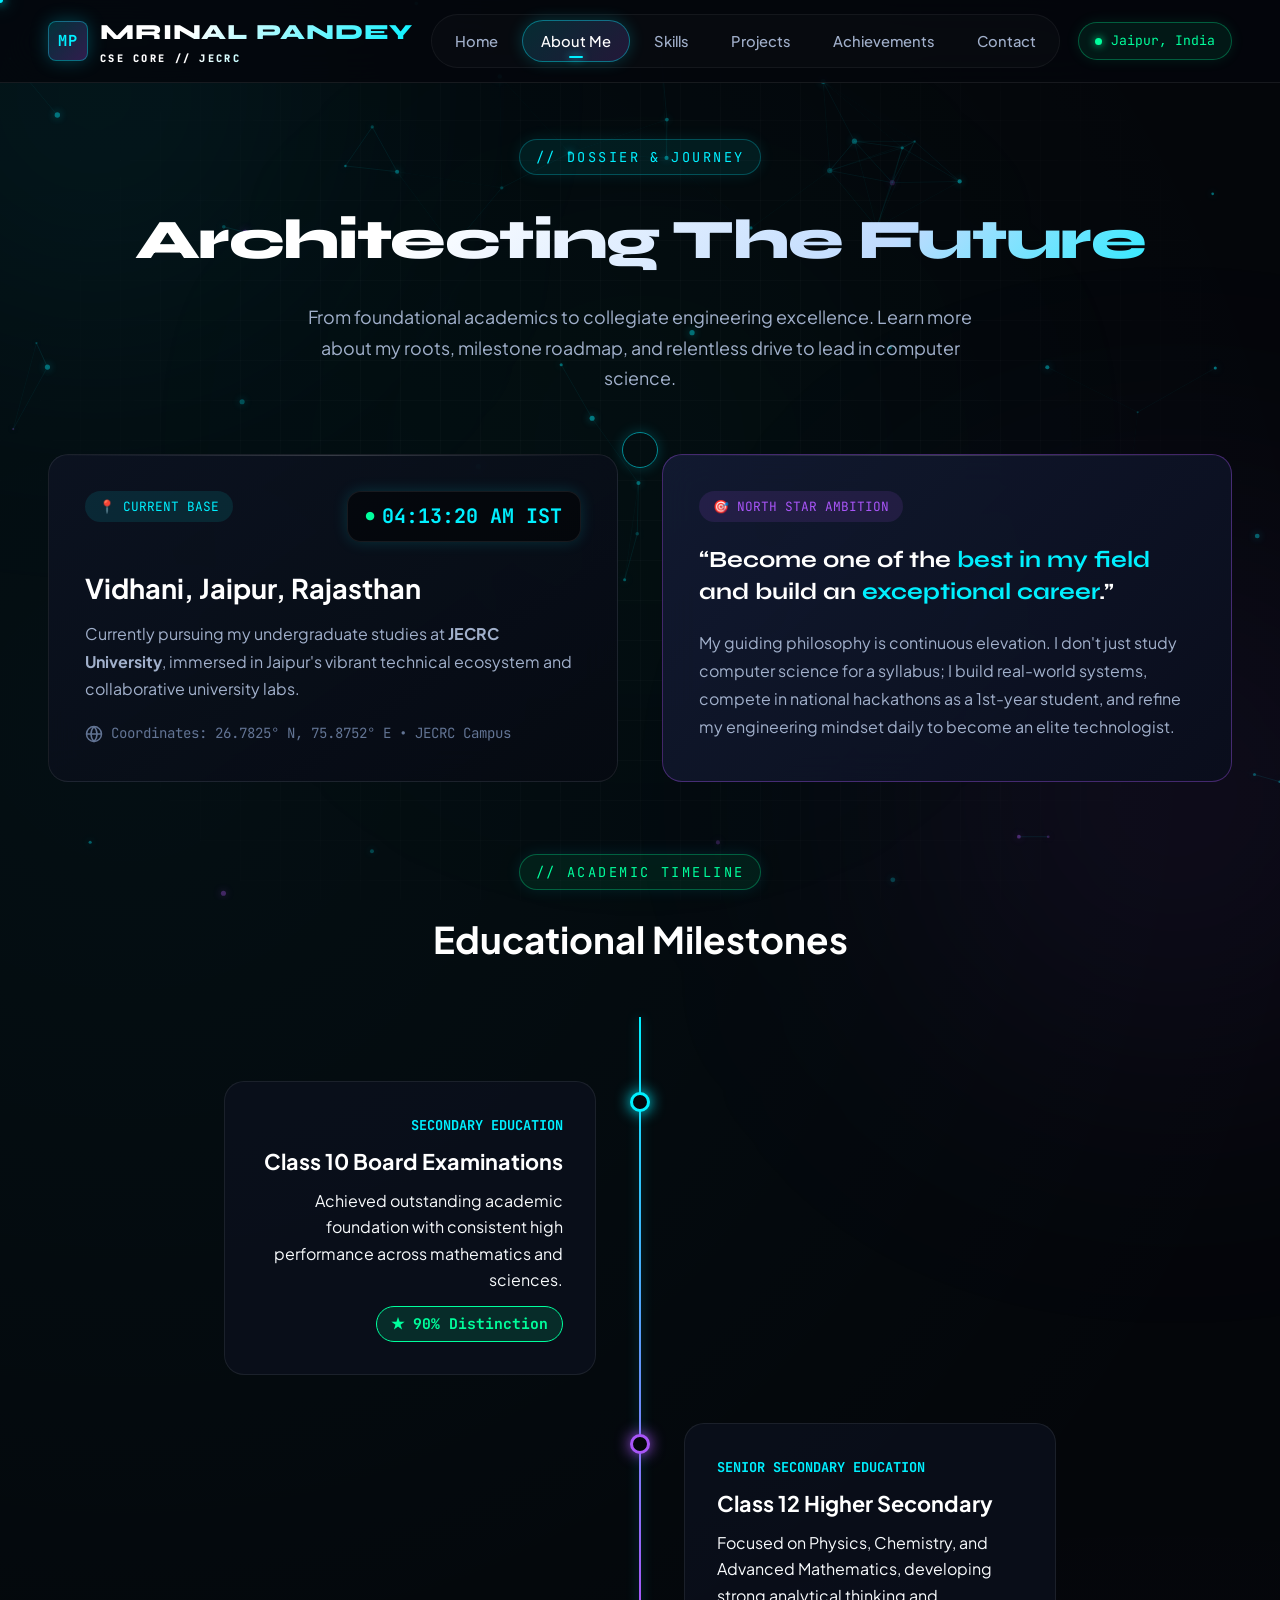
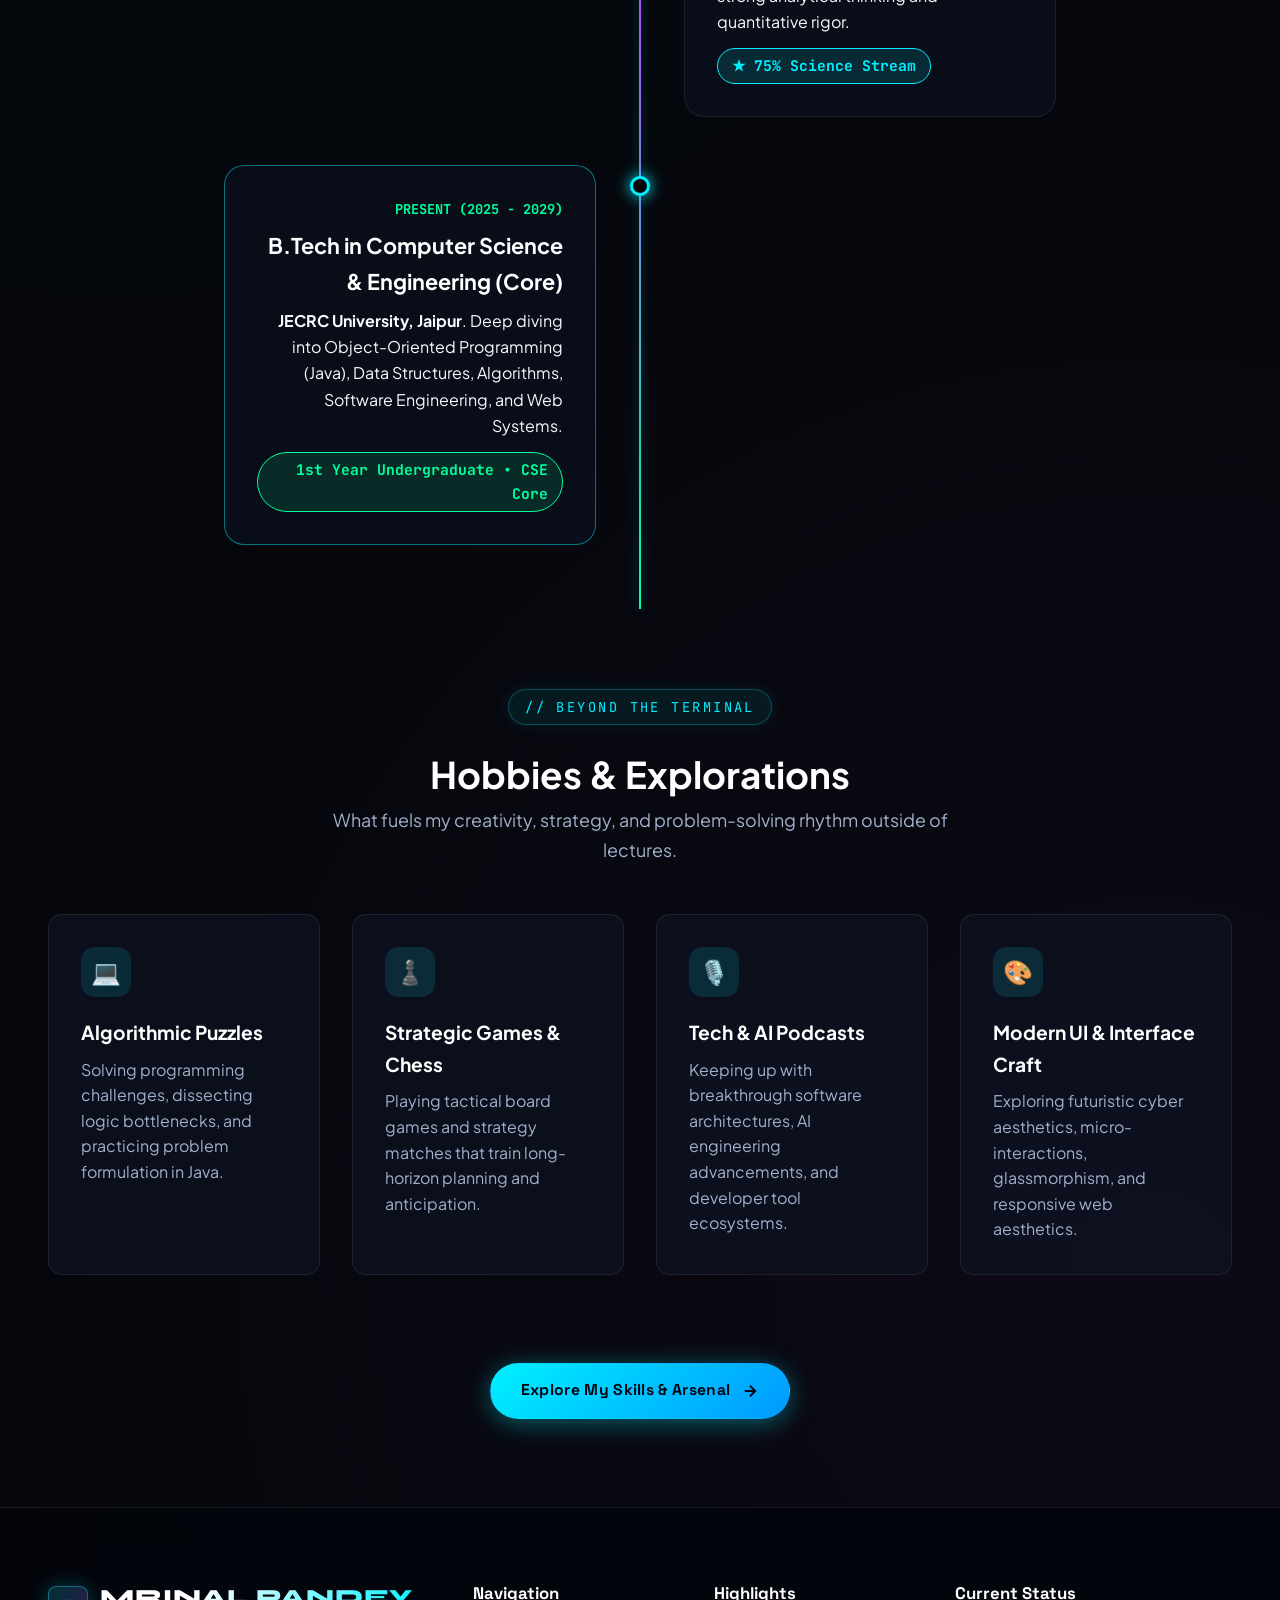
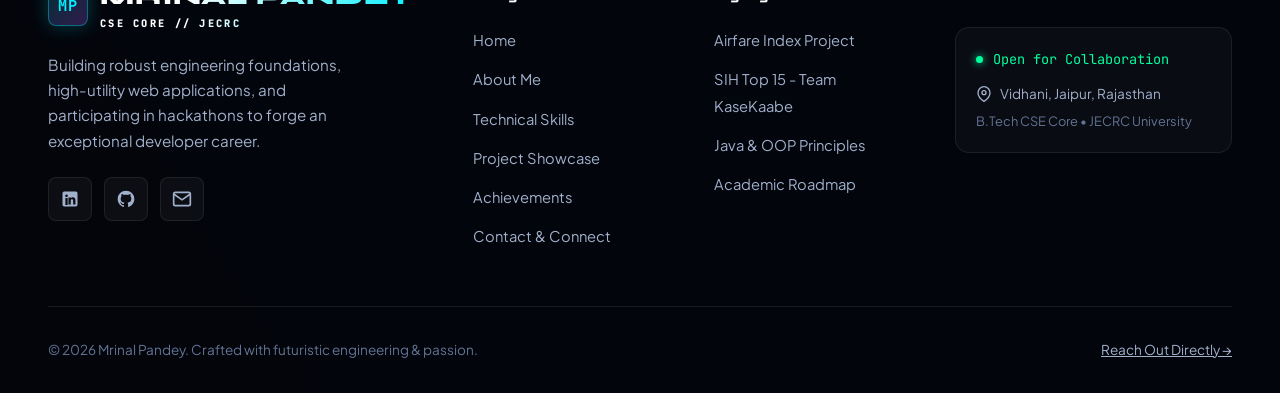
<file: about.html>
<!DOCTYPE html>
<html lang="en">
<head>
  <meta charset="UTF-8">
  <meta name="viewport" content="width=device-width, initial-scale=1.0">
  <title>About Me | Mrinal Pandey - B.Tech CSE Core Undergrad</title>
  <meta name="description" content="Discover Mrinal Pandey's story, academic journey, education at JECRC University Jaipur, ambition, and personal interests.">
  <link rel="stylesheet" href="assets/css/style.css">
  <link rel="stylesheet" href="assets/css/pages.css">
  <link rel="stylesheet" href="assets/css/botpress.css">
</head>
<body>

  <!-- Background Particle & Ambient Glow System -->
  <canvas id="particle-canvas"></canvas>
  <div class="ambient-glow glow-top-left"></div>
  <div class="ambient-glow glow-bottom-right"></div>
  <div class="ambient-glow glow-center"></div>

  <!-- Futuristic Custom Cursor -->
  <div class="custom-cursor-dot"></div>
  <div class="custom-cursor-outline"></div>

  <!-- Page Transition Veil -->
  <div class="page-transition-veil"></div>

  <!-- Main Website Wrapper -->
  <div class="site-wrapper">

    <!-- Header & Glassmorphic Navigation -->
    <header class="site-header">
      <div class="container nav-container">
        <a href="index.html" class="brand-logo">
          <div class="logo-badge">MP</div>
          <div class="brand-text">
            <span>MRINAL PANDEY</span>
            <span class="brand-sub">CSE CORE // JECRC</span>
          </div>
        </a>

        <!-- Desktop Navigation Menu -->
        <nav>
          <ul class="nav-menu">
            <li><a href="index.html" class="nav-link">Home</a></li>
            <li><a href="about.html" class="nav-link active">About Me</a></li>
            <li><a href="skills.html" class="nav-link">Skills</a></li>
            <li><a href="projects.html" class="nav-link">Projects</a></li>
            <li><a href="achievements.html" class="nav-link">Achievements</a></li>
            <li><a href="contact.html" class="nav-link">Contact</a></li>
          </ul>
        </nav>

        <!-- Status Indicator Pill -->
        <div class="nav-status">
          <span class="status-dot"></span>
          <span>Jaipur, India</span>
        </div>

        <!-- Mobile Hamburger Toggle -->
        <button class="mobile-toggle" aria-label="Toggle Navigation Menu">
          <span></span>
          <span></span>
          <span></span>
        </button>
      </div>
    </header>

    <!-- Mobile Navigation Drawer -->
    <div class="mobile-nav">
      <a href="index.html" class="nav-link">Home</a>
      <a href="about.html" class="nav-link active">About Me</a>
      <a href="skills.html" class="nav-link">Skills</a>
      <a href="projects.html" class="nav-link">Projects</a>
      <a href="achievements.html" class="nav-link">Achievements</a>
      <a href="contact.html" class="nav-link">Contact</a>
    </div>

    <!-- Main Content Area: About Me -->
    <main class="container" style="padding-top: 3.5rem; padding-bottom: 5.5rem;">

      <!-- Page Header -->
      <div class="section-header reveal-item">
        <div class="section-tag">
          <span>// DOSSIER & JOURNEY</span>
        </div>
        <h1 class="section-title">Architecting The Future</h1>
        <p class="section-subtitle">
          From foundational academics to collegiate engineering excellence. Learn more about my roots, milestone roadmap, and relentless drive to lead in computer science.
        </p>
      </div>

      <!-- About Top Grid: Location + Goal Cards -->
      <div class="about-grid">

        <!-- Location & Origin Card -->
        <div class="glass-card location-card tilt-card reveal-item stagger-1">
          <div>
            <div class="location-header">
              <div class="location-badge-pill">
                <span>📍 CURRENT BASE</span>
              </div>
              <!-- Realtime Jaipur Time -->
              <div id="live-jaipur-clock" class="live-jaipur-clock">
                <span style="color: var(--emerald-core); font-size: 0.85rem;">●</span> --:--:-- IST
              </div>
            </div>
            
            <h2 class="location-title">Vidhani, Jaipur, Rajasthan</h2>
            <p style="margin-bottom: 1.25rem; color: var(--text-dim); line-height: 1.7;">
              Currently pursuing my undergraduate studies at <strong>JECRC University</strong>, immersed in Jaipur's vibrant technical ecosystem and collaborative university labs.
            </p>
          </div>

          <div class="location-coords">
            <svg width="18" height="18" viewBox="0 0 24 24" fill="none" stroke="currentColor" stroke-width="2"><circle cx="12" cy="12" r="10"/><path d="M12 2a14.5 14.5 0 0 0 0 20 14.5 14.5 0 0 0 0-20"/><path d="M2 12h20"/></svg>
            <span>Coordinates: 26.7825° N, 75.8752° E • JECRC Campus</span>
          </div>
        </div>

        <!-- Vision & Career Goal Spotlight Card -->
        <div class="glass-card vision-spotlight-card tilt-card reveal-item stagger-2">
          <div class="location-badge-pill" style="color: var(--purple-core); background: rgba(168, 85, 247, 0.12); border-color: rgba(168, 85, 247, 0.35); margin-bottom: 1.35rem;">
            <span>🎯 NORTH STAR AMBITION</span>
          </div>
          <h3 class="vision-quote">
            “Become one of the <span>best in my field</span> and build an <span>exceptional career</span>.”
          </h3>
          <p style="color: var(--text-dim); line-height: 1.75;">
            My guiding philosophy is continuous elevation. I don't just study computer science for a syllabus; I build real-world systems, compete in national hackathons as a 1st-year student, and refine my engineering mindset daily to become an elite technologist.
          </p>
        </div>

      </div>

      <!-- Interactive Education Roadmap Timeline -->
      <div class="timeline-section">
        <div class="section-header reveal-item" style="margin-bottom: 3rem;">
          <div class="section-tag" style="color: var(--emerald-core); border-color: rgba(0, 255, 157, 0.3); background: rgba(0, 255, 157, 0.08);">
            <span>// ACADEMIC TIMELINE</span>
          </div>
          <h2 style="font-size: 2.3rem; color: #fff;">Educational Milestones</h2>
        </div>

        <div class="timeline-wrapper">
          <div class="timeline-line"></div>

          <!-- Step 1: 10th Standard -->
          <div class="timeline-item left reveal-item stagger-1">
            <div class="timeline-dot"></div>
            <div class="timeline-content tilt-card">
              <div class="timeline-year">SECONDARY EDUCATION</div>
              <h3 style="color: #fff; font-size: 1.35rem; margin-bottom: 0.5rem;">Class 10 Board Examinations</h3>
              <p>Achieved outstanding academic foundation with consistent high performance across mathematics and sciences.</p>
              <div class="timeline-score-badge">
                ★ 90% Distinction
              </div>
            </div>
          </div>

          <!-- Step 2: 12th Standard -->
          <div class="timeline-item right reveal-item stagger-2">
            <div class="timeline-dot"></div>
            <div class="timeline-content tilt-card">
              <div class="timeline-year">SENIOR SECONDARY EDUCATION</div>
              <h3 style="color: #fff; font-size: 1.35rem; margin-bottom: 0.5rem;">Class 12 Higher Secondary</h3>
              <p>Focused on Physics, Chemistry, and Advanced Mathematics, developing strong analytical thinking and quantitative rigor.</p>
              <div class="timeline-score-badge" style="color: var(--cyan-core); border-color: var(--cyan-core); background: rgba(0, 240, 255, 0.12);">
                ★ 75% Science Stream
              </div>
            </div>
          </div>

          <!-- Step 3: B.Tech CSE Core -->
          <div class="timeline-item left reveal-item stagger-3">
            <div class="timeline-dot"></div>
            <div class="timeline-content tilt-card" style="border-color: rgba(0, 240, 255, 0.45);">
              <div class="timeline-year" style="color: var(--emerald-core);">PRESENT (2025 - 2029)</div>
              <h3 style="color: #fff; font-size: 1.35rem; margin-bottom: 0.5rem;">B.Tech in Computer Science & Engineering (Core)</h3>
              <p><strong>JECRC University, Jaipur</strong>. Deep diving into Object-Oriented Programming (Java), Data Structures, Algorithms, Software Engineering, and Web Systems.</p>
              <div class="timeline-score-badge" style="color: var(--emerald-core); border-color: var(--emerald-core); background: rgba(0, 255, 157, 0.12);">
                1st Year Undergraduate • CSE Core
              </div>
            </div>
          </div>

        </div>
      </div>

      <!-- Hobbies & Personal Interests Section -->
      <section style="margin-top: 5rem;">
        <div class="section-header reveal-item" style="margin-bottom: 3rem;">
          <div class="section-tag">
            <span>// BEYOND THE TERMINAL</span>
          </div>
          <h2 style="font-size: 2.3rem; color: #fff;">Hobbies & Explorations</h2>
          <p class="section-subtitle">
            What fuels my creativity, strategy, and problem-solving rhythm outside of lectures.
          </p>
        </div>

        <div class="hobbies-grid">
          <!-- Hobby Card 1: Competitive Coding -->
          <div class="hobby-card tilt-card reveal-item stagger-1">
            <div class="hobby-icon">💻</div>
            <h4 style="font-size: 1.2rem; color: #fff; margin-bottom: 0.5rem;">Algorithmic Puzzles</h4>
            <p style="color: var(--text-dim); line-height: 1.6;">Solving programming challenges, dissecting logic bottlenecks, and practicing problem formulation in Java.</p>
          </div>

          <!-- Hobby Card 2: Strategy Games / Chess -->
          <div class="hobby-card tilt-card reveal-item stagger-2">
            <div class="hobby-icon">♟️</div>
            <h4 style="font-size: 1.2rem; color: #fff; margin-bottom: 0.5rem;">Strategic Games & Chess</h4>
            <p style="color: var(--text-dim); line-height: 1.6;">Playing tactical board games and strategy matches that train long-horizon planning and anticipation.</p>
          </div>

          <!-- Hobby Card 3: Tech Podcasts & Deep Dives -->
          <div class="hobby-card tilt-card reveal-item stagger-3">
            <div class="hobby-icon">🎙️</div>
            <h4 style="font-size: 1.2rem; color: #fff; margin-bottom: 0.5rem;">Tech & AI Podcasts</h4>
            <p style="color: var(--text-dim); line-height: 1.6;">Keeping up with breakthrough software architectures, AI engineering advancements, and developer tool ecosystems.</p>
          </div>

          <!-- Hobby Card 4: UI & Design Exploration -->
          <div class="hobby-card tilt-card reveal-item stagger-4">
            <div class="hobby-icon">🎨</div>
            <h4 style="font-size: 1.2rem; color: #fff; margin-bottom: 0.5rem;">Modern UI & Interface Craft</h4>
            <p style="color: var(--text-dim); line-height: 1.6;">Exploring futuristic cyber aesthetics, micro-interactions, glassmorphism, and responsive web aesthetics.</p>
          </div>
        </div>
      </section>

      <!-- Bottom Nav CTA -->
      <div class="reveal-item" style="text-align: center; margin-top: 5.5rem;">
        <a href="skills.html" class="btn btn-primary">
          <span>Explore My Skills & Arsenal</span>
          <svg viewBox="0 0 24 24" fill="none" stroke="currentColor" stroke-width="2.5"><path d="M5 12h14M12 5l7 7-7 7"/></svg>
        </a>
      </div>

    </main>

    <!-- Site Footer -->
    <footer class="site-footer">
      <div class="container">
        <div class="footer-top">
          <!-- Brand Column -->
          <div class="footer-brand">
            <a href="index.html" class="brand-logo">
              <div class="logo-badge">MP</div>
              <div class="brand-text">
                <span>MRINAL PANDEY</span>
                <span class="brand-sub">CSE CORE // JECRC</span>
              </div>
            </a>
            <p class="footer-bio">
              Building robust engineering foundations, high-utility web applications, and participating in hackathons to forge an exceptional developer career.
            </p>
            <div class="footer-social-links">
              <a href="https://linkedin.com" target="_blank" rel="noopener" class="social-icon-btn" aria-label="LinkedIn Profile">
                <svg width="20" height="20" viewBox="0 0 24 24" fill="currentColor"><path d="M19 3a2 2 0 0 1 2 2v14a2 2 0 0 1-2 2H5a2 2 0 0 1-2-2V5a2 2 0 0 1 2-2h14m-.5 15.5v-5.3a3.26 3.26 0 0 0-3.26-3.26c-.85 0-1.84.52-2.28 1.3v-1.11h-2.79v8.37h2.79v-4.93c0-.77.62-1.4 1.39-1.4a1.4 1.4 0 0 1 1.4 1.4v4.93h2.75M6.46 10.9v8.37H9.2V10.9H6.46M7.83 6.45c-.89 0-1.61.72-1.61 1.61 0 .89.72 1.61 1.61 1.61.89 0 1.61-.72 1.61-1.61 0-.89-.72-1.61-1.61-1.61Z"/></svg>
              </a>
              <a href="https://github.com" target="_blank" rel="noopener" class="social-icon-btn" aria-label="GitHub Profile">
                <svg width="20" height="20" viewBox="0 0 24 24" fill="currentColor"><path d="M12 2A10 10 0 0 0 2 12c0 4.42 2.87 8.17 6.84 9.5.5.08.66-.23.66-.5v-1.69c-2.77.6-3.36-1.34-3.36-1.34-.46-1.16-1.11-1.47-1.11-1.47-.91-.62.07-.6.07-.6 1 .07 1.53 1.03 1.53 1.03.87 1.52 2.34 1.07 2.91.83.1-.65.35-1.09.63-1.34-2.22-.25-4.55-1.11-4.55-4.92 0-1.11.38-2 1.03-2.71-.1-.25-.45-1.29.1-2.64 0 0 .84-.27 2.75 1.02.79-.22 1.65-.33 2.5-.33.85 0 1.71.11 2.5.33 1.91-1.29 2.75-1.02 2.75-1.02.55 1.35.2 2.39.1 2.64.65.71 1.03 1.6 1.03 2.71 0 3.82-2.34 4.66-4.57 4.91.36.31.69.92.69 1.85V21c0 .27.16.59.67.5C19.14 20.16 22 16.42 22 12A10 10 0 0 0 12 2Z"/></svg>
              </a>
              <a href="contact.html" class="social-icon-btn" aria-label="Contact Mrinal">
                <svg width="20" height="20" viewBox="0 0 24 24" fill="none" stroke="currentColor" stroke-width="2"><path d="M4 4h16c1.1 0 2 .9 2 2v12c0 1.1-.9 2-2 2H4c-1.1 0-2-.9-2-2V6c0-1.1.9-2 2-2z"/><polyline points="22,6 12,13 2,6"/></svg>
              </a>
            </div>
          </div>

          <div>
            <h4 class="footer-heading">Navigation</h4>
            <ul class="footer-nav-list">
              <li><a href="index.html">Home</a></li>
              <li><a href="about.html">About Me</a></li>
              <li><a href="skills.html">Technical Skills</a></li>
              <li><a href="projects.html">Project Showcase</a></li>
              <li><a href="achievements.html">Achievements</a></li>
              <li><a href="contact.html">Contact & Connect</a></li>
            </ul>
          </div>

          <div>
            <h4 class="footer-heading">Highlights</h4>
            <ul class="footer-nav-list">
              <li><a href="projects.html">Airfare Index Project</a></li>
              <li><a href="achievements.html">SIH Top 15 - Team KaseKaabe</a></li>
              <li><a href="skills.html">Java & OOP Principles</a></li>
              <li><a href="about.html">Academic Roadmap</a></li>
            </ul>
          </div>

          <div>
            <h4 class="footer-heading">Current Status</h4>
            <div class="footer-meta-card">
              <div class="meta-status">
                <span class="status-dot"></span>
                <span>Open for Collaboration</span>
              </div>
              <p class="meta-location">
                <svg width="16" height="16" viewBox="0 0 24 24" fill="none" stroke="currentColor" stroke-width="2"><path d="M21 10c0 7-9 13-9 13s-9-6-9-13a9 9 0 0 1 18 0z"/><circle cx="12" cy="10" r="3"/></svg>
                Vidhani, Jaipur, Rajasthan
              </p>
              <p style="font-size: 0.8rem; color: var(--text-muted); margin-top: 6px;">
                B.Tech CSE Core • JECRC University
              </p>
            </div>
          </div>
        </div>

        <div class="footer-bottom">
          <p>© 2026 Mrinal Pandey. Crafted with futuristic engineering & passion.</p>
          <p><a href="contact.html">Reach Out Directly →</a></p>
        </div>
      </div>
    </footer>

  </div>

  <!-- Scripts -->
  <script src="assets/js/particles.js"></script>
  <script src="assets/js/interactions.js"></script>
  <script src="assets/js/main.js"></script>

  <!-- Botpress AI Assistant Webchat -->
  <script src="https://cdn.botpress.cloud/webchat/v3.7/inject.js"></script>
  <script src="https://files.bpcontent.cloud/2026/10/06/04/20261006043758-TQB32X8L.js" defer></script>
  <script src="assets/js/botpress.js"></script>
</body>
</html>
</file>
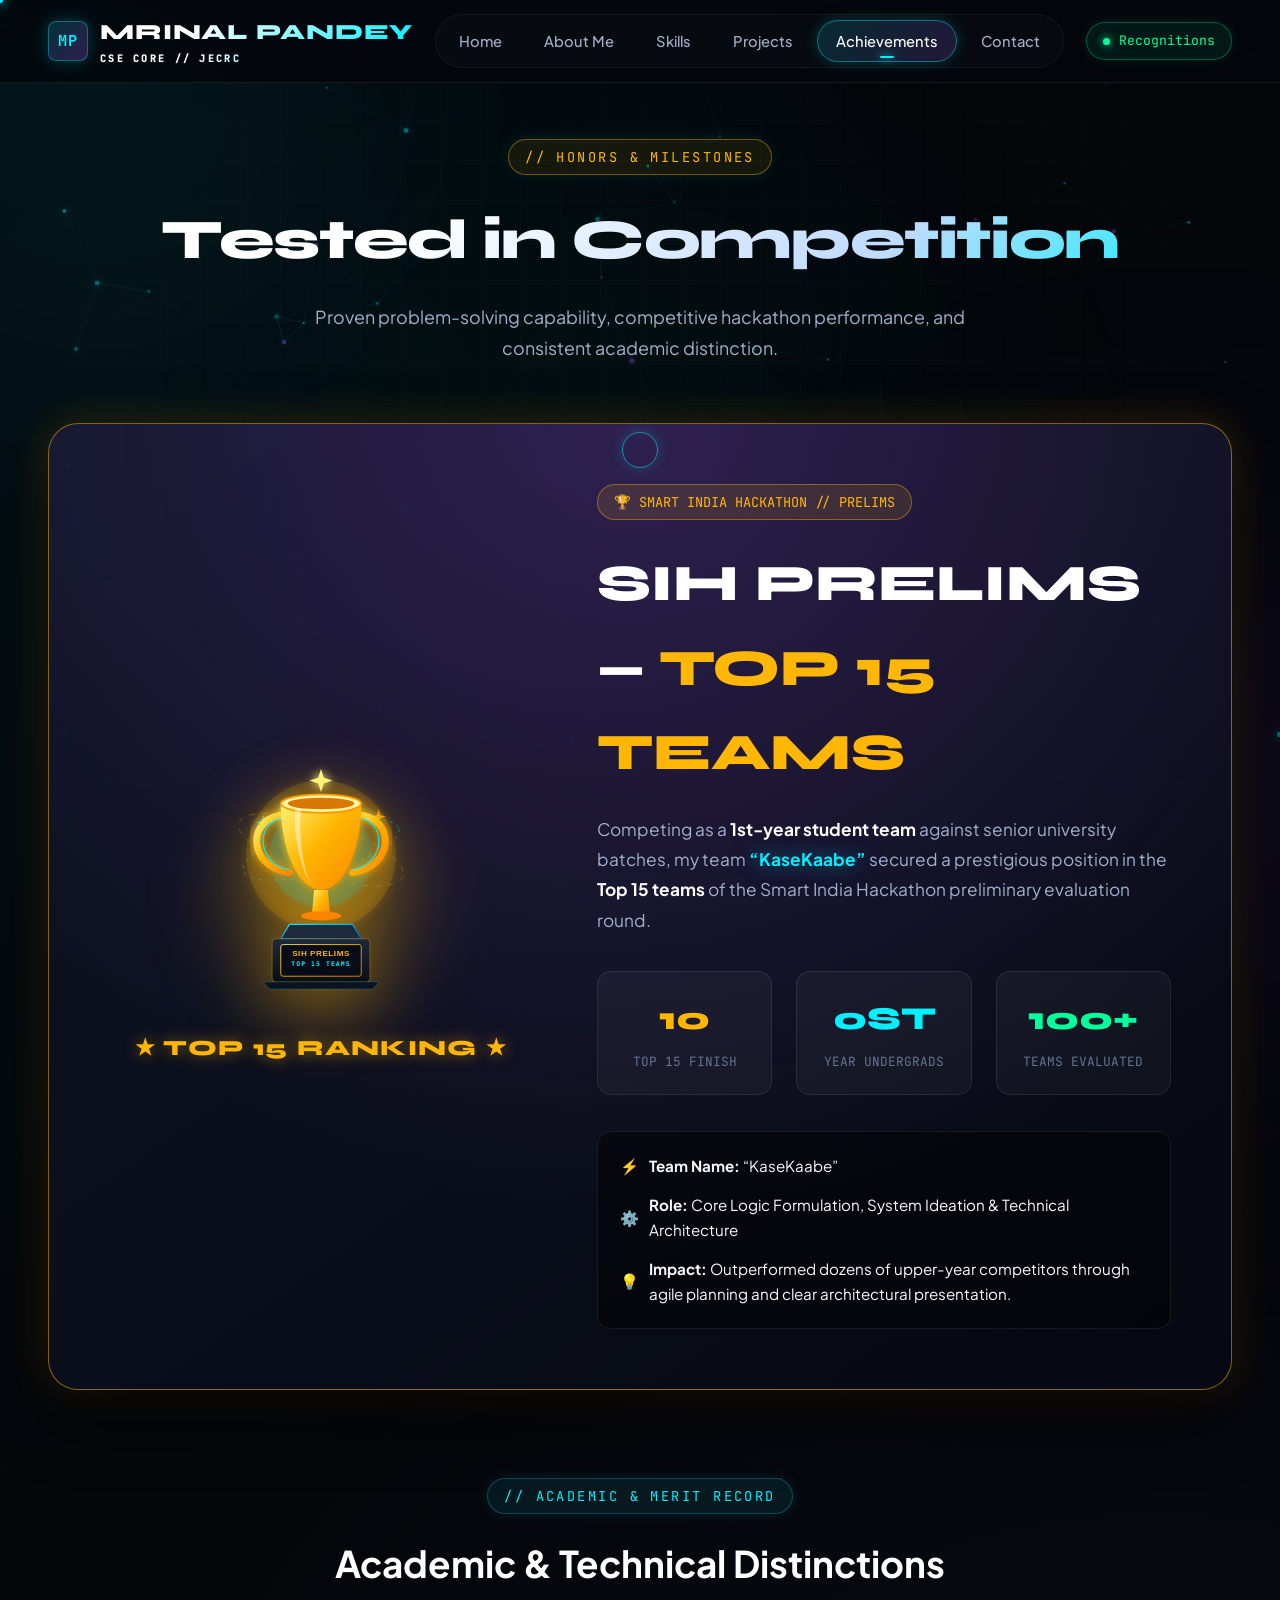
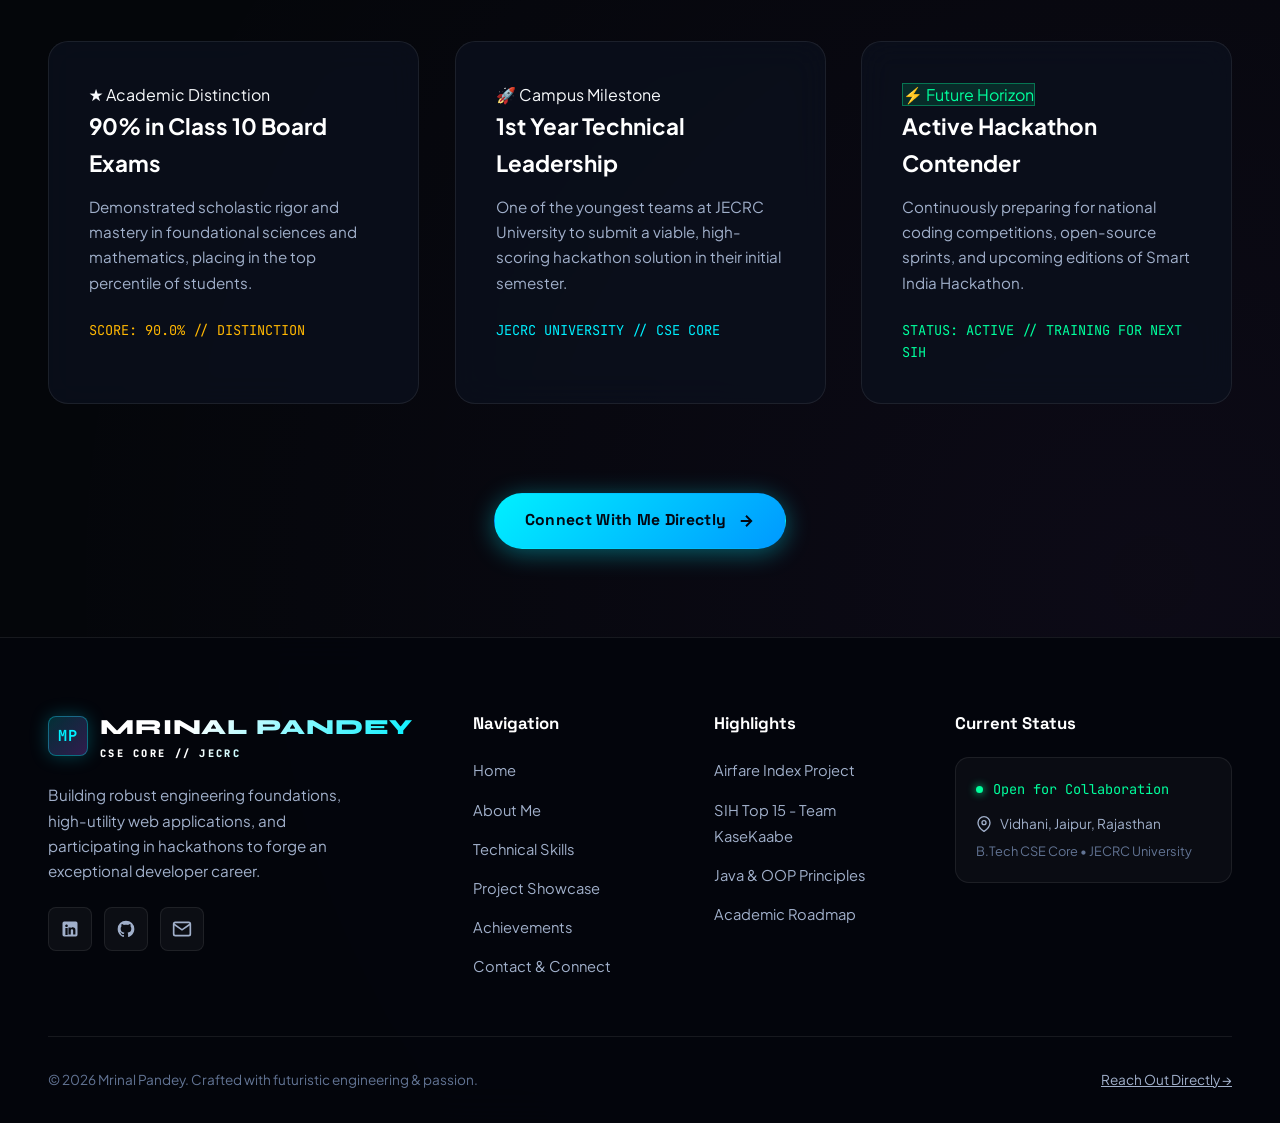
<file: achievements.html>
<!DOCTYPE html>
<html lang="en">
<head>
  <meta charset="UTF-8">
  <meta name="viewport" content="width=device-width, initial-scale=1.0">
  <title>Achievements & Milestones | Mrinal Pandey - SIH Top 15</title>
  <meta name="description" content="Achievements of Mrinal Pandey: Team KaseKaabe Top 15 in Smart India Hackathon Prelims, Academic Distinction, and technical accomplishments.">
  <link rel="stylesheet" href="assets/css/style.css">
  <link rel="stylesheet" href="assets/css/pages.css">
  <link rel="stylesheet" href="assets/css/botpress.css">
</head>
<body>

  <!-- Background Particle & Ambient Glow System -->
  <canvas id="particle-canvas"></canvas>
  <div class="ambient-glow glow-top-left"></div>
  <div class="ambient-glow glow-bottom-right"></div>
  <div class="ambient-glow glow-center"></div>

  <!-- Futuristic Custom Cursor -->
  <div class="custom-cursor-dot"></div>
  <div class="custom-cursor-outline"></div>

  <!-- Page Transition Veil -->
  <div class="page-transition-veil"></div>

  <!-- Main Website Wrapper -->
  <div class="site-wrapper">

    <!-- Header & Glassmorphic Navigation -->
    <header class="site-header">
      <div class="container nav-container">
        <a href="index.html" class="brand-logo">
          <div class="logo-badge">MP</div>
          <div class="brand-text">
            <span>MRINAL PANDEY</span>
            <span class="brand-sub">CSE CORE // JECRC</span>
          </div>
        </a>

        <!-- Desktop Navigation Menu -->
        <nav>
          <ul class="nav-menu">
            <li><a href="index.html" class="nav-link">Home</a></li>
            <li><a href="about.html" class="nav-link">About Me</a></li>
            <li><a href="skills.html" class="nav-link">Skills</a></li>
            <li><a href="projects.html" class="nav-link">Projects</a></li>
            <li><a href="achievements.html" class="nav-link active">Achievements</a></li>
            <li><a href="contact.html" class="nav-link">Contact</a></li>
          </ul>
        </nav>

        <div class="nav-status">
          <span class="status-dot"></span>
          <span>Recognitions</span>
        </div>

        <button class="mobile-toggle" aria-label="Toggle Navigation Menu">
          <span></span>
          <span></span>
          <span></span>
        </button>
      </div>
    </header>

    <!-- Mobile Navigation Drawer -->
    <div class="mobile-nav">
      <a href="index.html" class="nav-link">Home</a>
      <a href="about.html" class="nav-link">About Me</a>
      <a href="skills.html" class="nav-link">Skills</a>
      <a href="projects.html" class="nav-link">Projects</a>
      <a href="achievements.html" class="nav-link active">Achievements</a>
      <a href="contact.html" class="nav-link">Contact</a>
    </div>

    <!-- Main Content Area: Achievements -->
    <main class="container" style="padding-top: 3.5rem; padding-bottom: 5.5rem;">

      <!-- Page Header -->
      <div class="section-header reveal-item">
        <div class="section-tag" style="color: var(--amber-core); border-color: rgba(255, 183, 3, 0.4); background: rgba(255, 183, 3, 0.08);">
          <span>// HONORS & MILESTONES</span>
        </div>
        <h1 class="section-title">Tested in Competition</h1>
        <p class="section-subtitle">
          Proven problem-solving capability, competitive hackathon performance, and consistent academic distinction.
        </p>
      </div>

      <!-- FLAGSHIP ACHIEVEMENT SPOTLIGHT: SIH PRELIMS -->
      <section class="sih-spotlight-card tilt-card reveal-item">
        <div class="sih-grid">

          <!-- Left Visual: Glowing Animated Cyber Trophy -->
          <div class="sih-trophy-visual">
            <div class="trophy-glow-circle"></div>
            <img src="assets/images/sih-trophy.svg" alt="SIH Prelims Top 15 Hackathon Trophy" class="sih-trophy-img" loading="eager">
            <div class="trophy-rank-tag">
              ★ TOP 15 RANKING ★
            </div>
          </div>

          <!-- Right Narrative & Stats -->
          <div>
            <div class="sih-tag">
              <span>🏆 SMART INDIA HACKATHON // PRELIMS</span>
            </div>

            <h2 class="sih-title">
              SIH PRELIMS — <span style="color: var(--amber-core);">TOP 15 TEAMS</span>
            </h2>

            <p class="sih-narrative">
              Competing as a <strong style="color: #fff;">1st-year student team</strong> against senior university batches, my team <strong class="team-name-highlight">“KaseKaabe”</strong> secured a prestigious position in the <strong style="color: #fff;">Top 15 teams</strong> of the Smart India Hackathon preliminary evaluation round.
            </p>

            <!-- Metrics Counters -->
            <div class="sih-stats-row">
              <div class="sih-stat-box">
                <div class="sih-stat-num" data-counter="15">15</div>
                <div class="sih-stat-label">Top 15 Finish</div>
              </div>
              <div class="sih-stat-box">
                <div class="sih-stat-num" style="color: var(--cyan-core);"><span data-counter="1">1</span>ST</div>
                <div class="sih-stat-label">Year Undergrads</div>
              </div>
              <div class="sih-stat-box">
                <div class="sih-stat-num" style="color: var(--emerald-core);">100+</div>
                <div class="sih-stat-label">Teams Evaluated</div>
              </div>
            </div>

            <!-- Hackathon Key Takeaways -->
            <div style="display: flex; flex-direction: column; gap: 0.85rem; background: rgba(0, 0, 0, 0.45); padding: 1.35rem; border-radius: var(--radius-md); border: 1px solid var(--border-subtle);">
              <div style="display: flex; align-items: center; gap: 10px; font-size: 0.95rem;">
                <span style="color: var(--amber-core);">⚡</span>
                <span><strong>Team Name:</strong> “KaseKaabe”</span>
              </div>
              <div style="display: flex; align-items: center; gap: 10px; font-size: 0.95rem;">
                <span style="color: var(--cyan-core);">⚙️</span>
                <span><strong>Role:</strong> Core Logic Formulation, System Ideation & Technical Architecture</span>
              </div>
              <div style="display: flex; align-items: center; gap: 10px; font-size: 0.95rem;">
                <span style="color: var(--emerald-core);">💡</span>
                <span><strong>Impact:</strong> Outperformed dozens of upper-year competitors through agile planning and clear architectural presentation.</span>
              </div>
            </div>

          </div>

        </div>
      </section>

      <!-- Additional Honors & Recognition Cards -->
      <div class="section-header reveal-item" style="margin-top: 5.5rem; margin-bottom: 3rem;">
        <div class="section-tag">
          <span>// ACADEMIC & MERIT RECORD</span>
        </div>
        <h2 style="font-size: 2.3rem; color: #fff;">Academic & Technical Distinctions</h2>
      </div>

      <div class="honors-grid">

        <!-- Honor 1: Class 10 90% -->
        <div class="honor-card tilt-card reveal-item stagger-1">
          <span class="honor-badge badge-gold">★ Academic Distinction</span>
          <h3 style="font-size: 1.4rem; color: #fff; margin-bottom: 0.75rem;">90% in Class 10 Board Exams</h3>
          <p style="color: var(--text-dim); font-size: 0.95rem; line-height: 1.65;">
            Demonstrated scholastic rigor and mastery in foundational sciences and mathematics, placing in the top percentile of students.
          </p>
          <div style="margin-top: 1.5rem; font-family: var(--font-mono); font-size: 0.85rem; color: var(--amber-core);">
            SCORE: 90.0% // DISTINCTION
          </div>
        </div>

        <!-- Honor 2: 1st Year Rapid Upskilling -->
        <div class="honor-card tilt-card reveal-item stagger-2">
          <span class="honor-badge badge-cyan">🚀 Campus Milestone</span>
          <h3 style="font-size: 1.4rem; color: #fff; margin-bottom: 0.75rem;">1st Year Technical Leadership</h3>
          <p style="color: var(--text-dim); font-size: 0.95rem; line-height: 1.65;">
            One of the youngest teams at JECRC University to submit a viable, high-scoring hackathon solution in their initial semester.
          </p>
          <div style="margin-top: 1.5rem; font-family: var(--font-mono); font-size: 0.85rem; color: var(--cyan-core);">
            JECRC UNIVERSITY // CSE CORE
          </div>
        </div>

        <!-- Honor 3: Continuous Engineering Pursuit -->
        <div class="honor-card tilt-card reveal-item stagger-3">
          <span class="honor-badge" style="background: rgba(0, 255, 157, 0.12); color: var(--emerald-core); border: 1px solid rgba(0, 255, 157, 0.35);">⚡ Future Horizon</span>
          <h3 style="font-size: 1.4rem; color: #fff; margin-bottom: 0.75rem;">Active Hackathon Contender</h3>
          <p style="color: var(--text-dim); font-size: 0.95rem; line-height: 1.65;">
            Continuously preparing for national coding competitions, open-source sprints, and upcoming editions of Smart India Hackathon.
          </p>
          <div style="margin-top: 1.5rem; font-family: var(--font-mono); font-size: 0.85rem; color: var(--emerald-core);">
            STATUS: ACTIVE // TRAINING FOR NEXT SIH
          </div>
        </div>

      </div>

      <!-- Bottom Nav CTA -->
      <div class="reveal-item" style="text-align: center; margin-top: 5.5rem;">
        <a href="contact.html" class="btn btn-primary">
          <span>Connect With Me Directly</span>
          <svg viewBox="0 0 24 24" fill="none" stroke="currentColor" stroke-width="2.5"><path d="M5 12h14M12 5l7 7-7 7"/></svg>
        </a>
      </div>

    </main>

    <!-- Site Footer -->
    <footer class="site-footer">
      <div class="container">
        <div class="footer-top">
          <!-- Brand Column -->
          <div class="footer-brand">
            <a href="index.html" class="brand-logo">
              <div class="logo-badge">MP</div>
              <div class="brand-text">
                <span>MRINAL PANDEY</span>
                <span class="brand-sub">CSE CORE // JECRC</span>
              </div>
            </a>
            <p class="footer-bio">
              Building robust engineering foundations, high-utility web applications, and participating in hackathons to forge an exceptional developer career.
            </p>
            <div class="footer-social-links">
              <a href="https://linkedin.com" target="_blank" rel="noopener" class="social-icon-btn" aria-label="LinkedIn Profile">
                <svg width="20" height="20" viewBox="0 0 24 24" fill="currentColor"><path d="M19 3a2 2 0 0 1 2 2v14a2 2 0 0 1-2 2H5a2 2 0 0 1-2-2V5a2 2 0 0 1 2-2h14m-.5 15.5v-5.3a3.26 3.26 0 0 0-3.26-3.26c-.85 0-1.84.52-2.28 1.3v-1.11h-2.79v8.37h2.79v-4.93c0-.77.62-1.4 1.39-1.4a1.4 1.4 0 0 1 1.4 1.4v4.93h2.75M6.46 10.9v8.37H9.2V10.9H6.46M7.83 6.45c-.89 0-1.61.72-1.61 1.61 0 .89.72 1.61 1.61 1.61.89 0 1.61-.72 1.61-1.61 0-.89-.72-1.61-1.61-1.61Z"/></svg>
              </a>
              <a href="https://github.com" target="_blank" rel="noopener" class="social-icon-btn" aria-label="GitHub Profile">
                <svg width="20" height="20" viewBox="0 0 24 24" fill="currentColor"><path d="M12 2A10 10 0 0 0 2 12c0 4.42 2.87 8.17 6.84 9.5.5.08.66-.23.66-.5v-1.69c-2.77.6-3.36-1.34-3.36-1.34-.46-1.16-1.11-1.47-1.11-1.47-.91-.62.07-.6.07-.6 1 .07 1.53 1.03 1.53 1.03.87 1.52 2.34 1.07 2.91.83.1-.65.35-1.09.63-1.34-2.22-.25-4.55-1.11-4.55-4.92 0-1.11.38-2 1.03-2.71-.1-.25-.45-1.29.1-2.64 0 0 .84-.27 2.75 1.02.79-.22 1.65-.33 2.5-.33.85 0 1.71.11 2.5.33 1.91-1.29 2.75-1.02 2.75-1.02.55 1.35.2 2.39.1 2.64.65.71 1.03 1.6 1.03 2.71 0 3.82-2.34 4.66-4.57 4.91.36.31.69.92.69 1.85V21c0 .27.16.59.67.5C19.14 20.16 22 16.42 22 12A10 10 0 0 0 12 2Z"/></svg>
              </a>
              <a href="contact.html" class="social-icon-btn" aria-label="Contact Mrinal">
                <svg width="20" height="20" viewBox="0 0 24 24" fill="none" stroke="currentColor" stroke-width="2"><path d="M4 4h16c1.1 0 2 .9 2 2v12c0 1.1-.9 2-2 2H4c-1.1 0-2-.9-2-2V6c0-1.1.9-2 2-2z"/><polyline points="22,6 12,13 2,6"/></svg>
              </a>
            </div>
          </div>

          <div>
            <h4 class="footer-heading">Navigation</h4>
            <ul class="footer-nav-list">
              <li><a href="index.html">Home</a></li>
              <li><a href="about.html">About Me</a></li>
              <li><a href="skills.html">Technical Skills</a></li>
              <li><a href="projects.html">Project Showcase</a></li>
              <li><a href="achievements.html">Achievements</a></li>
              <li><a href="contact.html">Contact & Connect</a></li>
            </ul>
          </div>

          <div>
            <h4 class="footer-heading">Highlights</h4>
            <ul class="footer-nav-list">
              <li><a href="projects.html">Airfare Index Project</a></li>
              <li><a href="achievements.html">SIH Top 15 - Team KaseKaabe</a></li>
              <li><a href="skills.html">Java & OOP Principles</a></li>
              <li><a href="about.html">Academic Roadmap</a></li>
            </ul>
          </div>

          <div>
            <h4 class="footer-heading">Current Status</h4>
            <div class="footer-meta-card">
              <div class="meta-status">
                <span class="status-dot"></span>
                <span>Open for Collaboration</span>
              </div>
              <p class="meta-location">
                <svg width="16" height="16" viewBox="0 0 24 24" fill="none" stroke="currentColor" stroke-width="2"><path d="M21 10c0 7-9 13-9 13s-9-6-9-13a9 9 0 0 1 18 0z"/><circle cx="12" cy="10" r="3"/></svg>
                Vidhani, Jaipur, Rajasthan
              </p>
              <p style="font-size: 0.8rem; color: var(--text-muted); margin-top: 6px;">
                B.Tech CSE Core • JECRC University
              </p>
            </div>
          </div>
        </div>

        <div class="footer-bottom">
          <p>© 2026 Mrinal Pandey. Crafted with futuristic engineering & passion.</p>
          <p><a href="contact.html">Reach Out Directly →</a></p>
        </div>
      </div>
    </footer>

  </div>

  <!-- Scripts -->
  <script src="assets/js/particles.js"></script>
  <script src="assets/js/interactions.js"></script>
  <script src="assets/js/main.js"></script>

  <!-- Botpress AI Assistant Webchat -->
  <script src="https://cdn.botpress.cloud/webchat/v3.7/inject.js"></script>
  <script src="https://files.bpcontent.cloud/2026/10/06/04/20261006043758-TQB32X8L.js" defer></script>
  <script src="assets/js/botpress.js"></script>
</body>
</html>
</file>
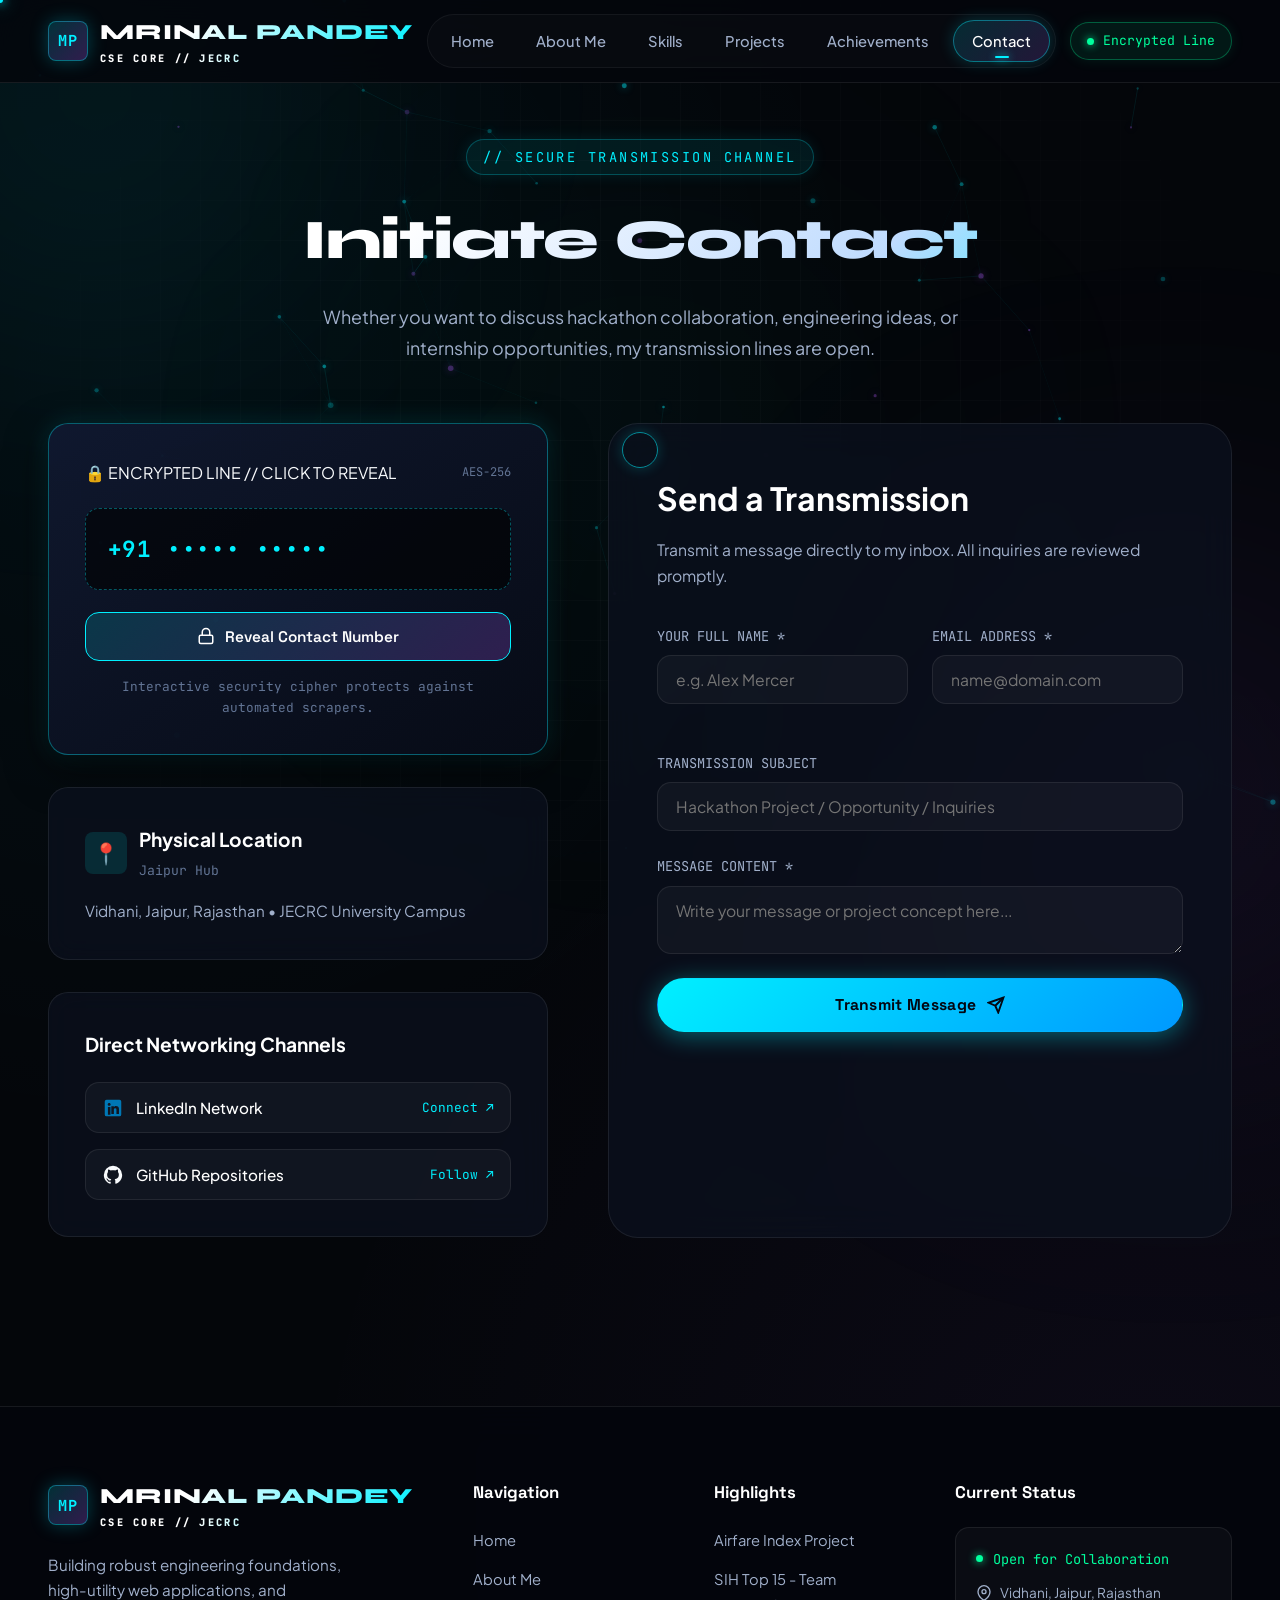
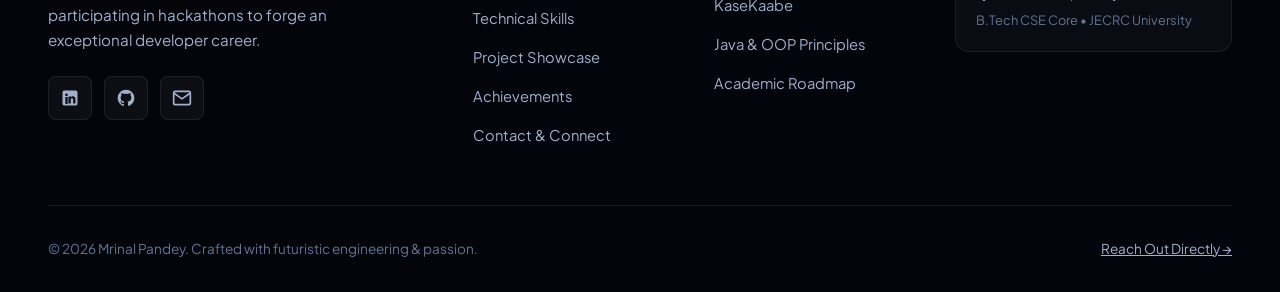
<file: contact.html>
<!DOCTYPE html>
<html lang="en">
<head>
  <meta charset="UTF-8">
  <meta name="viewport" content="width=device-width, initial-scale=1.0">
  <title>Contact & Transmission Terminal | Mrinal Pandey</title>
  <meta name="description" content="Initiate direct communication with Mrinal Pandey. Secure transmission form, cyber-encrypted phone access, LinkedIn, and GitHub channels.">
  <link rel="stylesheet" href="assets/css/style.css">
  <link rel="stylesheet" href="assets/css/pages.css">
  <link rel="stylesheet" href="assets/css/botpress.css">
</head>
<body>

  <!-- Background Particle & Ambient Glow System -->
  <canvas id="particle-canvas"></canvas>
  <div class="ambient-glow glow-top-left"></div>
  <div class="ambient-glow glow-bottom-right"></div>
  <div class="ambient-glow glow-center"></div>

  <!-- Futuristic Custom Cursor -->
  <div class="custom-cursor-dot"></div>
  <div class="custom-cursor-outline"></div>

  <!-- Page Transition Veil -->
  <div class="page-transition-veil"></div>

  <!-- Main Website Wrapper -->
  <div class="site-wrapper">

    <!-- Header & Glassmorphic Navigation -->
    <header class="site-header">
      <div class="container nav-container">
        <a href="index.html" class="brand-logo">
          <div class="logo-badge">MP</div>
          <div class="brand-text">
            <span>MRINAL PANDEY</span>
            <span class="brand-sub">CSE CORE // JECRC</span>
          </div>
        </a>

        <!-- Desktop Navigation Menu -->
        <nav>
          <ul class="nav-menu">
            <li><a href="index.html" class="nav-link">Home</a></li>
            <li><a href="about.html" class="nav-link">About Me</a></li>
            <li><a href="skills.html" class="nav-link">Skills</a></li>
            <li><a href="projects.html" class="nav-link">Projects</a></li>
            <li><a href="achievements.html" class="nav-link">Achievements</a></li>
            <li><a href="contact.html" class="nav-link active">Contact</a></li>
          </ul>
        </nav>

        <div class="nav-status">
          <span class="status-dot"></span>
          <span>Encrypted Line</span>
        </div>

        <button class="mobile-toggle" aria-label="Toggle Navigation Menu">
          <span></span>
          <span></span>
          <span></span>
        </button>
      </div>
    </header>

    <!-- Mobile Navigation Drawer -->
    <div class="mobile-nav">
      <a href="index.html" class="nav-link">Home</a>
      <a href="about.html" class="nav-link">About Me</a>
      <a href="skills.html" class="nav-link">Skills</a>
      <a href="projects.html" class="nav-link">Projects</a>
      <a href="achievements.html" class="nav-link">Achievements</a>
      <a href="contact.html" class="nav-link active">Contact</a>
    </div>

    <!-- Main Content Area: Contact -->
    <main class="container" style="padding-top: 3.5rem; padding-bottom: 5.5rem;">

      <!-- Page Header -->
      <div class="section-header reveal-item">
        <div class="section-tag">
          <span>// SECURE TRANSMISSION CHANNEL</span>
        </div>
        <h1 class="section-title">Initiate Contact</h1>
        <p class="section-subtitle">
          Whether you want to discuss hackathon collaboration, engineering ideas, or internship opportunities, my transmission lines are open.
        </p>
      </div>

      <!-- Main Contact Grid -->
      <div class="contact-layout-grid">

        <!-- Left Column: Direct Info & Decrypt Phone Card -->
        <div class="contact-info-col">

          <!-- 1. HIDDEN PHONE CYBER DECRYPTOR CARD -->
          <div class="phone-decrypt-card reveal-item stagger-1">
            <div class="decrypt-header">
              <span class="decrypt-status-tag" id="decrypt-status-tag">
                <span style="color: var(--cyan-core);">🔒</span> ENCRYPTED LINE // CLICK TO REVEAL
              </span>
              <span style="font-family: var(--font-mono); font-size: 0.75rem; color: var(--text-muted);">AES-256</span>
            </div>

            <!-- Phone Scramble Display Area -->
            <div class="phone-display-screen">
              <div id="phone-display-text" class="phone-text">
                +91 ••••• •••••
              </div>

              <!-- Copy to clipboard button (appears after decryption) -->
              <button id="btn-copy-phone" class="copy-phone-btn" title="Copy decrypted number" aria-label="Copy phone number">
                <svg width="20" height="20" viewBox="0 0 24 24" fill="none" stroke="currentColor" stroke-width="2"><rect x="9" y="9" width="13" height="13" rx="2" ry="2"/><path d="M5 15H4a2 2 0 0 1-2-2V4a2 2 0 0 1 2-2h9a2 2 0 0 1 2 2v1"/></svg>
              </button>
            </div>

            <!-- Decrypt Trigger Button -->
            <button id="btn-decrypt-phone" class="btn-decrypt-trigger" type="button">
              <svg width="18" height="18" viewBox="0 0 24 24" fill="none" stroke="currentColor" stroke-width="2"><rect x="3" y="11" width="18" height="11" rx="2" ry="2"/><path d="M7 11V7a5 5 0 0 1 10 0v4"/></svg>
              Reveal Contact Number
            </button>

            <p style="font-size: 0.8rem; color: var(--text-muted); margin-top: 0.95rem; text-align: center; font-family: var(--font-mono);">
              Interactive security cipher protects against automated scrapers.
            </p>
          </div>

          <!-- 2. Location & Campus Card -->
          <div class="contact-highlight-card tilt-card reveal-item stagger-2">
            <div style="display: flex; align-items: center; gap: 12px; margin-bottom: 1rem;">
              <div style="width: 42px; height: 42px; border-radius: var(--radius-sm); background: rgba(0, 240, 255, 0.12); display: flex; align-items: center; justify-content: center; color: var(--cyan-core); font-size: 1.3rem;">
                📍
              </div>
              <div>
                <h3 style="font-size: 1.2rem; color: #fff;">Physical Location</h3>
                <span style="font-family: var(--font-mono); font-size: 0.82rem; color: var(--text-muted);">Jaipur Hub</span>
              </div>
            </div>
            <p style="font-size: 0.95rem; color: var(--text-dim); line-height: 1.65;">
              Vidhani, Jaipur, Rajasthan • JECRC University Campus
            </p>
          </div>

          <!-- 3. Professional Social Handles -->
          <div class="contact-highlight-card tilt-card reveal-item stagger-3">
            <h3 style="font-size: 1.2rem; color: #fff; margin-bottom: 1.35rem;">Direct Networking Channels</h3>
            
            <div style="display: flex; flex-direction: column; gap: 1rem;">
              <!-- LinkedIn Link -->
              <a href="https://linkedin.com" target="_blank" rel="noopener" style="display: flex; align-items: center; justify-content: space-between; padding: 12px 16px; background: rgba(255, 255, 255, 0.035); border: 1px solid var(--border-subtle); border-radius: var(--radius-md); text-decoration: none;">
                <div style="display: flex; align-items: center; gap: 12px;">
                  <svg width="22" height="22" viewBox="0 0 24 24" fill="#0077b5"><path d="M19 3a2 2 0 0 1 2 2v14a2 2 0 0 1-2 2H5a2 2 0 0 1-2-2V5a2 2 0 0 1 2-2h14m-.5 15.5v-5.3a3.26 3.26 0 0 0-3.26-3.26c-.85 0-1.84.52-2.28 1.3v-1.11h-2.79v8.37h2.79v-4.93c0-.77.62-1.4 1.39-1.4a1.4 1.4 0 0 1 1.4 1.4v4.93h2.75M6.46 10.9v8.37H9.2V10.9H6.46M7.83 6.45c-.89 0-1.61.72-1.61 1.61 0 .89.72 1.61 1.61 1.61.89 0 1.61-.72 1.61-1.61 0-.89-.72-1.61-1.61-1.61Z"/></svg>
                  <span style="font-size: 0.95rem; font-weight: 500; color: #fff;">LinkedIn Network</span>
                </div>
                <span style="font-family: var(--font-mono); font-size: 0.8rem; color: var(--cyan-core);">Connect ↗</span>
              </a>

              <!-- GitHub Link -->
              <a href="https://github.com" target="_blank" rel="noopener" style="display: flex; align-items: center; justify-content: space-between; padding: 12px 16px; background: rgba(255, 255, 255, 0.035); border: 1px solid var(--border-subtle); border-radius: var(--radius-md); text-decoration: none;">
                <div style="display: flex; align-items: center; gap: 12px;">
                  <svg width="22" height="22" viewBox="0 0 24 24" fill="#f8fafc"><path d="M12 2A10 10 0 0 0 2 12c0 4.42 2.87 8.17 6.84 9.5.5.08.66-.23.66-.5v-1.69c-2.77.6-3.36-1.34-3.36-1.34-.46-1.16-1.11-1.47-1.11-1.47-.91-.62.07-.6.07-.6 1 .07 1.53 1.03 1.53 1.03.87 1.52 2.34 1.07 2.91.83.1-.65.35-1.09.63-1.34-2.22-.25-4.55-1.11-4.55-4.92 0-1.11.38-2 1.03-2.71-.1-.25-.45-1.29.1-2.64 0 0 .84-.27 2.75 1.02.79-.22 1.65-.33 2.5-.33.85 0 1.71.11 2.5.33 1.91-1.29 2.75-1.02 2.75-1.02.55 1.35.2 2.39.1 2.64.65.71 1.03 1.6 1.03 2.71 0 3.82-2.34 4.66-4.57 4.91.36.31.69.92.69 1.85V21c0 .27.16.59.67.5C19.14 20.16 22 16.42 22 12A10 10 0 0 0 12 2Z"/></svg>
                  <span style="font-size: 0.95rem; font-weight: 500; color: #fff;">GitHub Repositories</span>
                </div>
                <span style="font-family: var(--font-mono); font-size: 0.8rem; color: var(--cyan-core);">Follow ↗</span>
              </a>
            </div>
          </div>

        </div>

        <!-- Right Column: Premium Contact Form -->
        <div class="contact-form-card reveal-item stagger-1">
          <div style="margin-bottom: 2.25rem;">
            <h2 class="contact-form-title">Send a Transmission</h2>
            <p style="color: var(--text-dim); font-size: 0.98rem; line-height: 1.65;">
              Transmit a message directly to my inbox. All inquiries are reviewed promptly.
            </p>
          </div>

          <form id="portfolio-contact-form" autocomplete="off">
            <div class="form-group-grid">
              <!-- Name Input -->
              <div class="form-group">
                <label for="sender-name" class="form-label">YOUR FULL NAME *</label>
                <input type="text" id="sender-name" class="form-input" placeholder="e.g. Alex Mercer" required>
              </div>

              <!-- Email Input -->
              <div class="form-group">
                <label for="sender-email" class="form-label">EMAIL ADDRESS *</label>
                <input type="email" id="sender-email" class="form-input" placeholder="name@domain.com" required>
              </div>
            </div>

            <!-- Subject / Collaboration Category -->
            <div class="form-group">
              <label for="sender-subject" class="form-label">TRANSMISSION SUBJECT</label>
              <input type="text" id="sender-subject" class="form-input" placeholder="Hackathon Project / Opportunity / Inquiries">
            </div>

            <!-- Message Area -->
            <div class="form-group">
              <label for="sender-message" class="form-label">MESSAGE CONTENT *</label>
              <textarea id="sender-message" class="form-textarea" placeholder="Write your message or project concept here..." required></textarea>
            </div>

            <!-- Submit Button -->
            <button type="submit" class="btn btn-primary" style="width: 100%; padding: 16px;">
              <span>Transmit Message</span>
              <svg viewBox="0 0 24 24" fill="none" stroke="currentColor" stroke-width="2.5"><line x1="22" y1="2" x2="11" y2="13"/><polygon points="22 2 15 22 11 13 2 9 22 2"/></svg>
            </button>
          </form>

        </div>

      </div>

    </main>

    <!-- Site Footer -->
    <footer class="site-footer">
      <div class="container">
        <div class="footer-top">
          <!-- Brand Column -->
          <div class="footer-brand">
            <a href="index.html" class="brand-logo">
              <div class="logo-badge">MP</div>
              <div class="brand-text">
                <span>MRINAL PANDEY</span>
                <span class="brand-sub">CSE CORE // JECRC</span>
              </div>
            </a>
            <p class="footer-bio">
              Building robust engineering foundations, high-utility web applications, and participating in hackathons to forge an exceptional developer career.
            </p>
            <div class="footer-social-links">
              <a href="https://linkedin.com" target="_blank" rel="noopener" class="social-icon-btn" aria-label="LinkedIn Profile">
                <svg width="20" height="20" viewBox="0 0 24 24" fill="currentColor"><path d="M19 3a2 2 0 0 1 2 2v14a2 2 0 0 1-2 2H5a2 2 0 0 1-2-2V5a2 2 0 0 1 2-2h14m-.5 15.5v-5.3a3.26 3.26 0 0 0-3.26-3.26c-.85 0-1.84.52-2.28 1.3v-1.11h-2.79v8.37h2.79v-4.93c0-.77.62-1.4 1.39-1.4a1.4 1.4 0 0 1 1.4 1.4v4.93h2.75M6.46 10.9v8.37H9.2V10.9H6.46M7.83 6.45c-.89 0-1.61.72-1.61 1.61 0 .89.72 1.61 1.61 1.61.89 0 1.61-.72 1.61-1.61 0-.89-.72-1.61-1.61-1.61Z"/></svg>
              </a>
              <a href="https://github.com" target="_blank" rel="noopener" class="social-icon-btn" aria-label="GitHub Profile">
                <svg width="20" height="20" viewBox="0 0 24 24" fill="currentColor"><path d="M12 2A10 10 0 0 0 2 12c0 4.42 2.87 8.17 6.84 9.5.5.08.66-.23.66-.5v-1.69c-2.77.6-3.36-1.34-3.36-1.34-.46-1.16-1.11-1.47-1.11-1.47-.91-.62.07-.6.07-.6 1 .07 1.53 1.03 1.53 1.03.87 1.52 2.34 1.07 2.91.83.1-.65.35-1.09.63-1.34-2.22-.25-4.55-1.11-4.55-4.92 0-1.11.38-2 1.03-2.71-.1-.25-.45-1.29.1-2.64 0 0 .84-.27 2.75 1.02.79-.22 1.65-.33 2.5-.33.85 0 1.71.11 2.5.33 1.91-1.29 2.75-1.02 2.75-1.02.55 1.35.2 2.39.1 2.64.65.71 1.03 1.6 1.03 2.71 0 3.82-2.34 4.66-4.57 4.91.36.31.69.92.69 1.85V21c0 .27.16.59.67.5C19.14 20.16 22 16.42 22 12A10 10 0 0 0 12 2Z"/></svg>
              </a>
              <a href="contact.html" class="social-icon-btn" aria-label="Contact Mrinal">
                <svg width="20" height="20" viewBox="0 0 24 24" fill="none" stroke="currentColor" stroke-width="2"><path d="M4 4h16c1.1 0 2 .9 2 2v12c0 1.1-.9 2-2 2H4c-1.1 0-2-.9-2-2V6c0-1.1.9-2 2-2z"/><polyline points="22,6 12,13 2,6"/></svg>
              </a>
            </div>
          </div>

          <div>
            <h4 class="footer-heading">Navigation</h4>
            <ul class="footer-nav-list">
              <li><a href="index.html">Home</a></li>
              <li><a href="about.html">About Me</a></li>
              <li><a href="skills.html">Technical Skills</a></li>
              <li><a href="projects.html">Project Showcase</a></li>
              <li><a href="achievements.html">Achievements</a></li>
              <li><a href="contact.html">Contact & Connect</a></li>
            </ul>
          </div>

          <div>
            <h4 class="footer-heading">Highlights</h4>
            <ul class="footer-nav-list">
              <li><a href="projects.html">Airfare Index Project</a></li>
              <li><a href="achievements.html">SIH Top 15 - Team KaseKaabe</a></li>
              <li><a href="skills.html">Java & OOP Principles</a></li>
              <li><a href="about.html">Academic Roadmap</a></li>
            </ul>
          </div>

          <div>
            <h4 class="footer-heading">Current Status</h4>
            <div class="footer-meta-card">
              <div class="meta-status">
                <span class="status-dot"></span>
                <span>Open for Collaboration</span>
              </div>
              <p class="meta-location">
                <svg width="16" height="16" viewBox="0 0 24 24" fill="none" stroke="currentColor" stroke-width="2"><path d="M21 10c0 7-9 13-9 13s-9-6-9-13a9 9 0 0 1 18 0z"/><circle cx="12" cy="10" r="3"/></svg>
                Vidhani, Jaipur, Rajasthan
              </p>
              <p style="font-size: 0.8rem; color: var(--text-muted); margin-top: 6px;">
                B.Tech CSE Core • JECRC University
              </p>
            </div>
          </div>
        </div>

        <div class="footer-bottom">
          <p>© 2026 Mrinal Pandey. Crafted with futuristic engineering & passion.</p>
          <p><a href="contact.html">Reach Out Directly →</a></p>
        </div>
      </div>
    </footer>

  </div>

  <!-- Scripts -->
  <script src="assets/js/particles.js"></script>
  <script src="assets/js/interactions.js"></script>
  <script src="assets/js/main.js"></script>

  <!-- Botpress AI Assistant Webchat -->
  <script src="https://cdn.botpress.cloud/webchat/v3.7/inject.js"></script>
  <script src="https://files.bpcontent.cloud/2026/10/06/04/20261006043758-TQB32X8L.js" defer></script>
  <script src="assets/js/botpress.js"></script>
</body>
</html>
</file>
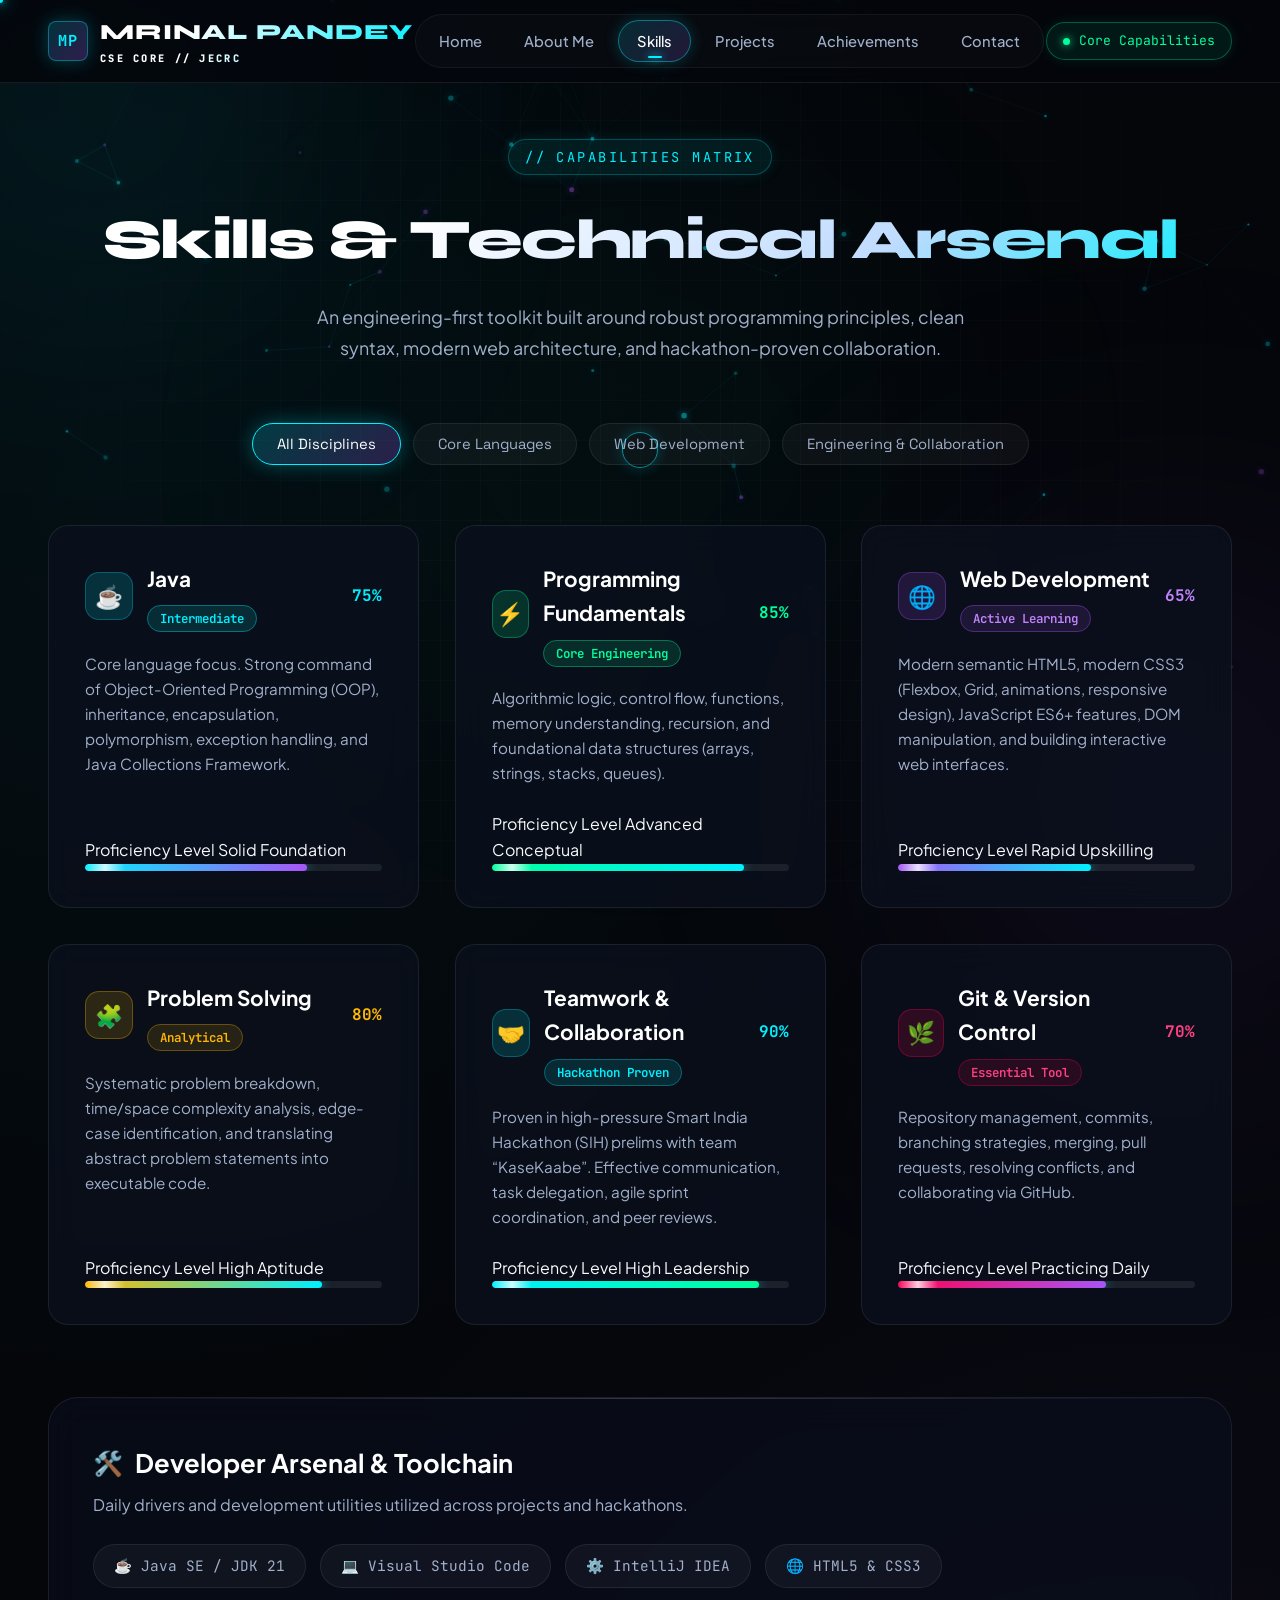
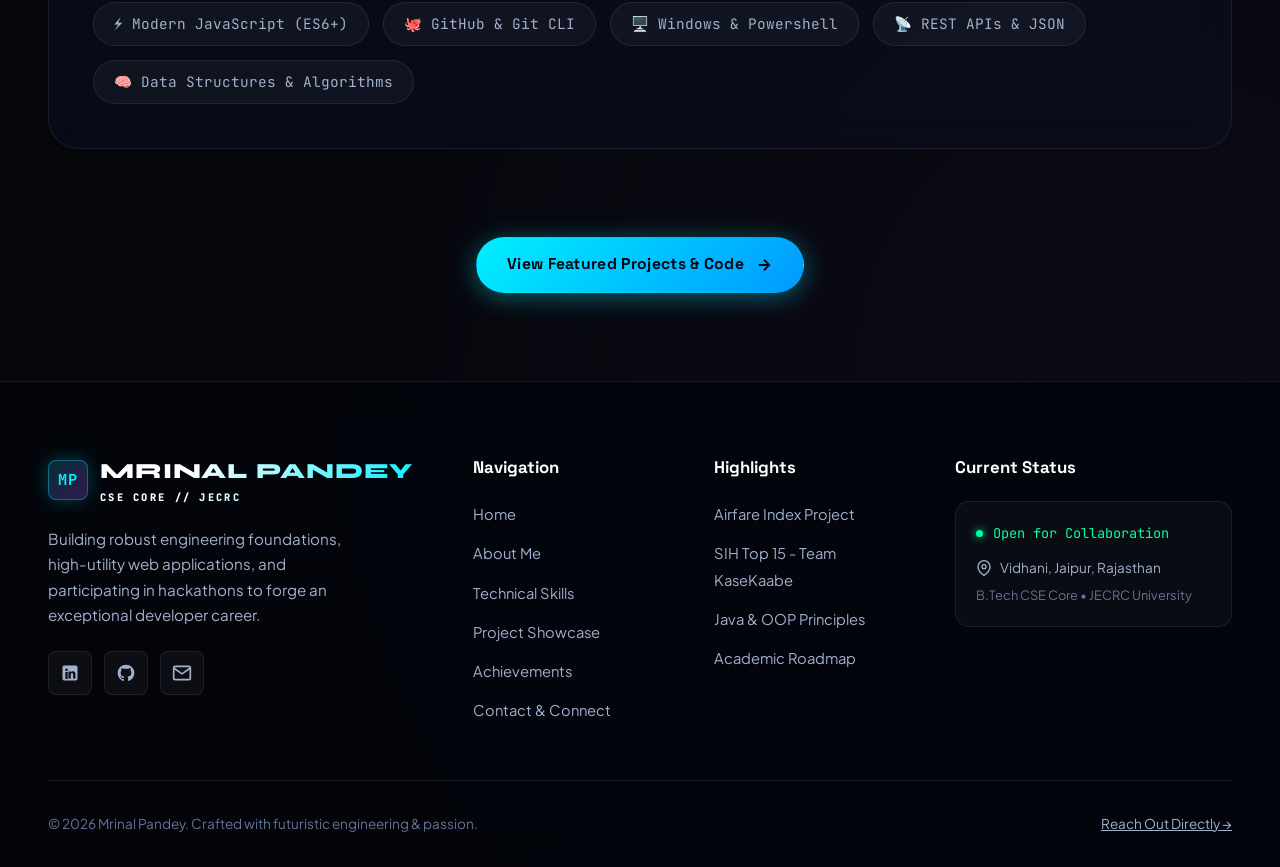
<file: skills.html>
<!DOCTYPE html>
<html lang="en">
<head>
  <meta charset="UTF-8">
  <meta name="viewport" content="width=device-width, initial-scale=1.0">
  <title>Technical Skills & Arsenal | Mrinal Pandey</title>
  <meta name="description" content="Explore Mrinal Pandey's technical capabilities: Java (Intermediate), Programming Fundamentals, Web Development, Problem Solving, and Teamwork.">
  <link rel="stylesheet" href="assets/css/style.css">
  <link rel="stylesheet" href="assets/css/pages.css">
  <link rel="stylesheet" href="assets/css/botpress.css">
</head>
<body>

  <!-- Background Particle & Ambient Glow System -->
  <canvas id="particle-canvas"></canvas>
  <div class="ambient-glow glow-top-left"></div>
  <div class="ambient-glow glow-bottom-right"></div>
  <div class="ambient-glow glow-center"></div>

  <!-- Futuristic Custom Cursor -->
  <div class="custom-cursor-dot"></div>
  <div class="custom-cursor-outline"></div>

  <!-- Page Transition Veil -->
  <div class="page-transition-veil"></div>

  <!-- Main Website Wrapper -->
  <div class="site-wrapper">

    <!-- Header & Glassmorphic Navigation -->
    <header class="site-header">
      <div class="container nav-container">
        <a href="index.html" class="brand-logo">
          <div class="logo-badge">MP</div>
          <div class="brand-text">
            <span>MRINAL PANDEY</span>
            <span class="brand-sub">CSE CORE // JECRC</span>
          </div>
        </a>

        <!-- Desktop Navigation Menu -->
        <nav>
          <ul class="nav-menu">
            <li><a href="index.html" class="nav-link">Home</a></li>
            <li><a href="about.html" class="nav-link">About Me</a></li>
            <li><a href="skills.html" class="nav-link active">Skills</a></li>
            <li><a href="projects.html" class="nav-link">Projects</a></li>
            <li><a href="achievements.html" class="nav-link">Achievements</a></li>
            <li><a href="contact.html" class="nav-link">Contact</a></li>
          </ul>
        </nav>

        <div class="nav-status">
          <span class="status-dot"></span>
          <span>Core Capabilities</span>
        </div>

        <button class="mobile-toggle" aria-label="Toggle Navigation Menu">
          <span></span>
          <span></span>
          <span></span>
        </button>
      </div>
    </header>

    <!-- Mobile Navigation Drawer -->
    <div class="mobile-nav">
      <a href="index.html" class="nav-link">Home</a>
      <a href="about.html" class="nav-link">About Me</a>
      <a href="skills.html" class="nav-link active">Skills</a>
      <a href="projects.html" class="nav-link">Projects</a>
      <a href="achievements.html" class="nav-link">Achievements</a>
      <a href="contact.html" class="nav-link">Contact</a>
    </div>

    <!-- Main Content Area: Skills -->
    <main class="container" style="padding-top: 3.5rem; padding-bottom: 5.5rem;">

      <!-- Section Header -->
      <div class="section-header reveal-item">
        <div class="section-tag">
          <span>// CAPABILITIES MATRIX</span>
        </div>
        <h1 class="section-title">Skills & Technical Arsenal</h1>
        <p class="section-subtitle">
          An engineering-first toolkit built around robust programming principles, clean syntax, modern web architecture, and hackathon-proven collaboration.
        </p>
      </div>

      <!-- Skills Category Filter Navigation -->
      <div class="skills-filter-nav reveal-item">
        <button class="filter-btn active" data-filter="all">All Disciplines</button>
        <button class="filter-btn" data-filter="core">Core Languages</button>
        <button class="filter-btn" data-filter="web">Web Development</button>
        <button class="filter-btn" data-filter="engineering">Engineering & Collaboration</button>
      </div>

      <!-- Interactive Skills Grid -->
      <div class="skills-grid">

        <!-- 1. Java (Intermediate) -->
        <div class="skill-card tilt-card reveal-item stagger-1" data-category="core">
          <div class="skill-card-top">
            <div class="skill-meta">
              <div class="skill-icon-wrap" style="background: rgba(0, 240, 255, 0.15); color: var(--cyan-core);">
                ☕
              </div>
              <div>
                <h3 class="skill-name">Java</h3>
                <span class="skill-badge-level intermediate">Intermediate</span>
              </div>
            </div>
            <span style="font-family: var(--font-mono); color: var(--cyan-core); font-weight: 700;">75%</span>
          </div>

          <p class="skill-desc">
            Core language focus. Strong command of Object-Oriented Programming (OOP), inheritance, encapsulation, polymorphism, exception handling, and Java Collections Framework.
          </p>

          <div class="skill-progress-box">
            <div class="skill-progress-labels">
              <span>Proficiency Level</span>
              <span>Solid Foundation</span>
            </div>
            <div class="skill-progress-bar">
              <div class="skill-progress-fill" data-width="75%" style="width: 0%;"></div>
            </div>
          </div>
        </div>

        <!-- 2. Programming Fundamentals -->
        <div class="skill-card tilt-card reveal-item stagger-2" data-category="core">
          <div class="skill-card-top">
            <div class="skill-meta">
              <div class="skill-icon-wrap" style="background: rgba(0, 255, 157, 0.15); color: var(--emerald-core); border-color: rgba(0, 255, 157, 0.3);">
                ⚡
              </div>
              <div>
                <h3 class="skill-name">Programming Fundamentals</h3>
                <span class="skill-badge-level core">Core Engineering</span>
              </div>
            </div>
            <span style="font-family: var(--font-mono); color: var(--emerald-core); font-weight: 700;">85%</span>
          </div>

          <p class="skill-desc">
            Algorithmic logic, control flow, functions, memory understanding, recursion, and foundational data structures (arrays, strings, stacks, queues).
          </p>

          <div class="skill-progress-box">
            <div class="skill-progress-labels">
              <span>Proficiency Level</span>
              <span>Advanced Conceptual</span>
            </div>
            <div class="skill-progress-bar">
              <div class="skill-progress-fill" data-width="85%" style="width: 0%; background: linear-gradient(90deg, var(--emerald-core), var(--cyan-core));"></div>
            </div>
          </div>
        </div>

        <!-- 3. Web Development (Learning) -->
        <div class="skill-card tilt-card reveal-item stagger-3" data-category="web">
          <div class="skill-card-top">
            <div class="skill-meta">
              <div class="skill-icon-wrap" style="background: rgba(168, 85, 247, 0.15); color: #c084fc; border-color: rgba(168, 85, 247, 0.3);">
                🌐
              </div>
              <div>
                <h3 class="skill-name">Web Development</h3>
                <span class="skill-badge-level learning">Active Learning</span>
              </div>
            </div>
            <span style="font-family: var(--font-mono); color: #c084fc; font-weight: 700;">65%</span>
          </div>

          <p class="skill-desc">
            Modern semantic HTML5, modern CSS3 (Flexbox, Grid, animations, responsive design), JavaScript ES6+ features, DOM manipulation, and building interactive web interfaces.
          </p>

          <div class="skill-progress-box">
            <div class="skill-progress-labels">
              <span>Proficiency Level</span>
              <span>Rapid Upskilling</span>
            </div>
            <div class="skill-progress-bar">
              <div class="skill-progress-fill" data-width="65%" style="width: 0%; background: linear-gradient(90deg, var(--purple-core), var(--cyan-core));"></div>
            </div>
          </div>
        </div>

        <!-- 4. Problem Solving -->
        <div class="skill-card tilt-card reveal-item stagger-1" data-category="engineering">
          <div class="skill-card-top">
            <div class="skill-meta">
              <div class="skill-icon-wrap" style="background: rgba(255, 183, 3, 0.15); color: var(--amber-core); border-color: rgba(255, 183, 3, 0.3);">
                🧩
              </div>
              <div>
                <h3 class="skill-name">Problem Solving</h3>
                <span class="skill-badge-level" style="background: rgba(255, 183, 3, 0.12); color: var(--amber-core); border-color: rgba(255, 183, 3, 0.3);">Analytical</span>
              </div>
            </div>
            <span style="font-family: var(--font-mono); color: var(--amber-core); font-weight: 700;">80%</span>
          </div>

          <p class="skill-desc">
            Systematic problem breakdown, time/space complexity analysis, edge-case identification, and translating abstract problem statements into executable code.
          </p>

          <div class="skill-progress-box">
            <div class="skill-progress-labels">
              <span>Proficiency Level</span>
              <span>High Aptitude</span>
            </div>
            <div class="skill-progress-bar">
              <div class="skill-progress-fill" data-width="80%" style="width: 0%; background: linear-gradient(90deg, var(--amber-core), var(--cyan-core));"></div>
            </div>
          </div>
        </div>

        <!-- 5. Teamwork & Collaboration -->
        <div class="skill-card tilt-card reveal-item stagger-2" data-category="engineering">
          <div class="skill-card-top">
            <div class="skill-meta">
              <div class="skill-icon-wrap" style="background: rgba(0, 240, 255, 0.15); color: var(--cyan-core);">
                🤝
              </div>
              <div>
                <h3 class="skill-name">Teamwork & Collaboration</h3>
                <span class="skill-badge-level" style="background: rgba(0, 240, 255, 0.12); color: var(--cyan-core); border-color: rgba(0, 240, 255, 0.3);">Hackathon Proven</span>
              </div>
            </div>
            <span style="font-family: var(--font-mono); color: var(--cyan-core); font-weight: 700;">90%</span>
          </div>

          <p class="skill-desc">
            Proven in high-pressure Smart India Hackathon (SIH) prelims with team “KaseKaabe”. Effective communication, task delegation, agile sprint coordination, and peer reviews.
          </p>

          <div class="skill-progress-box">
            <div class="skill-progress-labels">
              <span>Proficiency Level</span>
              <span>High Leadership</span>
            </div>
            <div class="skill-progress-bar">
              <div class="skill-progress-fill" data-width="90%" style="width: 0%; background: linear-gradient(90deg, var(--cyan-core), var(--emerald-core));"></div>
            </div>
          </div>
        </div>

        <!-- 6. Git & Version Control -->
        <div class="skill-card tilt-card reveal-item stagger-3" data-category="engineering">
          <div class="skill-card-top">
            <div class="skill-meta">
              <div class="skill-icon-wrap" style="background: rgba(255, 0, 85, 0.15); color: #ff0055; border-color: rgba(255, 0, 85, 0.3);">
                🌿
              </div>
              <div>
                <h3 class="skill-name">Git & Version Control</h3>
                <span class="skill-badge-level" style="background: rgba(255, 0, 85, 0.12); color: #ff4081; border-color: rgba(255, 0, 85, 0.3);">Essential Tool</span>
              </div>
            </div>
            <span style="font-family: var(--font-mono); color: #ff4081; font-weight: 700;">70%</span>
          </div>

          <p class="skill-desc">
            Repository management, commits, branching strategies, merging, pull requests, resolving conflicts, and collaborating via GitHub.
          </p>

          <div class="skill-progress-box">
            <div class="skill-progress-labels">
              <span>Proficiency Level</span>
              <span>Practicing Daily</span>
            </div>
            <div class="skill-progress-bar">
              <div class="skill-progress-fill" data-width="70%" style="width: 0%; background: linear-gradient(90deg, #ff0055, var(--purple-core));"></div>
            </div>
          </div>
        </div>

      </div>

      <!-- Developer Tools & Environment Arsenal -->
      <div class="tools-arsenal-section glass-card reveal-item">
        <div style="display: flex; align-items: center; gap: 12px; margin-bottom: 0.5rem;">
          <span style="font-size: 1.5rem;">🛠️</span>
          <h3 style="font-size: 1.6rem; color: #fff;">Developer Arsenal & Toolchain</h3>
        </div>
        <p style="color: var(--text-dim); line-height: 1.65;">
          Daily drivers and development utilities utilized across projects and hackathons.
        </p>

        <div class="tools-pill-group">
          <span class="tool-pill">☕ Java SE / JDK 21</span>
          <span class="tool-pill">💻 Visual Studio Code</span>
          <span class="tool-pill">⚙️ IntelliJ IDEA</span>
          <span class="tool-pill">🌐 HTML5 & CSS3</span>
          <span class="tool-pill">⚡ Modern JavaScript (ES6+)</span>
          <span class="tool-pill">🐙 GitHub & Git CLI</span>
          <span class="tool-pill">🖥️ Windows & Powershell</span>
          <span class="tool-pill">📡 REST APIs & JSON</span>
          <span class="tool-pill">🧠 Data Structures & Algorithms</span>
        </div>
      </div>

      <!-- Bottom Nav CTA -->
      <div class="reveal-item" style="text-align: center; margin-top: 5.5rem;">
        <a href="projects.html" class="btn btn-primary">
          <span>View Featured Projects & Code</span>
          <svg viewBox="0 0 24 24" fill="none" stroke="currentColor" stroke-width="2.5"><path d="M5 12h14M12 5l7 7-7 7"/></svg>
        </a>
      </div>

    </main>

    <!-- Site Footer -->
    <footer class="site-footer">
      <div class="container">
        <div class="footer-top">
          <!-- Brand Column -->
          <div class="footer-brand">
            <a href="index.html" class="brand-logo">
              <div class="logo-badge">MP</div>
              <div class="brand-text">
                <span>MRINAL PANDEY</span>
                <span class="brand-sub">CSE CORE // JECRC</span>
              </div>
            </a>
            <p class="footer-bio">
              Building robust engineering foundations, high-utility web applications, and participating in hackathons to forge an exceptional developer career.
            </p>
            <div class="footer-social-links">
              <a href="https://linkedin.com" target="_blank" rel="noopener" class="social-icon-btn" aria-label="LinkedIn Profile">
                <svg width="20" height="20" viewBox="0 0 24 24" fill="currentColor"><path d="M19 3a2 2 0 0 1 2 2v14a2 2 0 0 1-2 2H5a2 2 0 0 1-2-2V5a2 2 0 0 1 2-2h14m-.5 15.5v-5.3a3.26 3.26 0 0 0-3.26-3.26c-.85 0-1.84.52-2.28 1.3v-1.11h-2.79v8.37h2.79v-4.93c0-.77.62-1.4 1.39-1.4a1.4 1.4 0 0 1 1.4 1.4v4.93h2.75M6.46 10.9v8.37H9.2V10.9H6.46M7.83 6.45c-.89 0-1.61.72-1.61 1.61 0 .89.72 1.61 1.61 1.61.89 0 1.61-.72 1.61-1.61 0-.89-.72-1.61-1.61-1.61Z"/></svg>
              </a>
              <a href="https://github.com" target="_blank" rel="noopener" class="social-icon-btn" aria-label="GitHub Profile">
                <svg width="20" height="20" viewBox="0 0 24 24" fill="currentColor"><path d="M12 2A10 10 0 0 0 2 12c0 4.42 2.87 8.17 6.84 9.5.5.08.66-.23.66-.5v-1.69c-2.77.6-3.36-1.34-3.36-1.34-.46-1.16-1.11-1.47-1.11-1.47-.91-.62.07-.6.07-.6 1 .07 1.53 1.03 1.53 1.03.87 1.52 2.34 1.07 2.91.83.1-.65.35-1.09.63-1.34-2.22-.25-4.55-1.11-4.55-4.92 0-1.11.38-2 1.03-2.71-.1-.25-.45-1.29.1-2.64 0 0 .84-.27 2.75 1.02.79-.22 1.65-.33 2.5-.33.85 0 1.71.11 2.5.33 1.91-1.29 2.75-1.02 2.75-1.02.55 1.35.2 2.39.1 2.64.65.71 1.03 1.6 1.03 2.71 0 3.82-2.34 4.66-4.57 4.91.36.31.69.92.69 1.85V21c0 .27.16.59.67.5C19.14 20.16 22 16.42 22 12A10 10 0 0 0 12 2Z"/></svg>
              </a>
              <a href="contact.html" class="social-icon-btn" aria-label="Contact Mrinal">
                <svg width="20" height="20" viewBox="0 0 24 24" fill="none" stroke="currentColor" stroke-width="2"><path d="M4 4h16c1.1 0 2 .9 2 2v12c0 1.1-.9 2-2 2H4c-1.1 0-2-.9-2-2V6c0-1.1.9-2 2-2z"/><polyline points="22,6 12,13 2,6"/></svg>
              </a>
            </div>
          </div>

          <div>
            <h4 class="footer-heading">Navigation</h4>
            <ul class="footer-nav-list">
              <li><a href="index.html">Home</a></li>
              <li><a href="about.html">About Me</a></li>
              <li><a href="skills.html">Technical Skills</a></li>
              <li><a href="projects.html">Project Showcase</a></li>
              <li><a href="achievements.html">Achievements</a></li>
              <li><a href="contact.html">Contact & Connect</a></li>
            </ul>
          </div>

          <div>
            <h4 class="footer-heading">Highlights</h4>
            <ul class="footer-nav-list">
              <li><a href="projects.html">Airfare Index Project</a></li>
              <li><a href="achievements.html">SIH Top 15 - Team KaseKaabe</a></li>
              <li><a href="skills.html">Java & OOP Principles</a></li>
              <li><a href="about.html">Academic Roadmap</a></li>
            </ul>
          </div>

          <div>
            <h4 class="footer-heading">Current Status</h4>
            <div class="footer-meta-card">
              <div class="meta-status">
                <span class="status-dot"></span>
                <span>Open for Collaboration</span>
              </div>
              <p class="meta-location">
                <svg width="16" height="16" viewBox="0 0 24 24" fill="none" stroke="currentColor" stroke-width="2"><path d="M21 10c0 7-9 13-9 13s-9-6-9-13a9 9 0 0 1 18 0z"/><circle cx="12" cy="10" r="3"/></svg>
                Vidhani, Jaipur, Rajasthan
              </p>
              <p style="font-size: 0.8rem; color: var(--text-muted); margin-top: 6px;">
                B.Tech CSE Core • JECRC University
              </p>
            </div>
          </div>
        </div>

        <div class="footer-bottom">
          <p>© 2026 Mrinal Pandey. Crafted with futuristic engineering & passion.</p>
          <p><a href="contact.html">Reach Out Directly →</a></p>
        </div>
      </div>
    </footer>

  </div>

  <!-- Scripts -->
  <script src="assets/js/particles.js"></script>
  <script src="assets/js/interactions.js"></script>
  <script src="assets/js/main.js"></script>

  <!-- Botpress AI Assistant Webchat -->
  <script src="https://cdn.botpress.cloud/webchat/v3.7/inject.js"></script>
  <script src="https://files.bpcontent.cloud/2026/10/06/04/20261006043758-TQB32X8L.js" defer></script>
  <script src="assets/js/botpress.js"></script>
</body>
</html>
</file>
<file: assets/css/style.css>
/* ==========================================================================
   MRINAL PANDEY - FUTURISTIC PORTFOLIO SYSTEM
   Master Stylesheet: Design Tokens, Glassmorphism, Micro-Interactions
   ========================================================================== */

@import url('https://fonts.googleapis.com/css2?family=JetBrains+Mono:ital,wght@0,300;0,400;0,500;0,600;0,700;1,400&family=Plus+Jakarta+Sans:wght@300;400;500;600;700;800&family=Space+Grotesk:wght@400;500;600;700&family=Syne:wght@600;700;800&display=swap');

:root {
  /* Core Deep Obsidian Backgrounds */
  --bg-dark: #04060a;
  --bg-surface: #080c16;
  --bg-card: rgba(11, 17, 30, 0.75);
  --bg-card-hover: rgba(16, 25, 46, 0.9);
  --bg-glass-nav: rgba(4, 6, 12, 0.85);

  /* Cyber Accents */
  --cyan-core: #00f0ff;
  --cyan-glow: rgba(0, 240, 255, 0.4);
  --cyan-subtle: rgba(0, 240, 255, 0.12);
  
  --purple-core: #a855f7;
  --purple-deep: #7e22ce;
  --purple-glow: rgba(168, 85, 247, 0.4);
  --purple-subtle: rgba(168, 85, 247, 0.12);

  --emerald-core: #00ff9d;
  --emerald-glow: rgba(0, 255, 157, 0.4);
  --emerald-subtle: rgba(0, 255, 157, 0.12);

  --amber-core: #ffb703;
  --amber-glow: rgba(255, 183, 3, 0.4);
  --amber-subtle: rgba(255, 183, 3, 0.12);

  /* Typography Colors */
  --text-main: #f8fafc;
  --text-dim: #a1b0cb;
  --text-muted: #627494;
  --text-highlight: #ffffff;

  /* Borders & Glass Glow */
  --border-subtle: rgba(255, 255, 255, 0.08);
  --border-neon: rgba(0, 240, 255, 0.35);
  --border-purple: rgba(168, 85, 247, 0.35);
  --border-hover: rgba(0, 240, 255, 0.6);

  /* Radii */
  --radius-sm: 8px;
  --radius-md: 14px;
  --radius-lg: 20px;
  --radius-xl: 30px;
  --radius-full: 9999px;

  /* Typography */
  --font-display: 'Syne', 'Space Grotesk', sans-serif;
  --font-heading: 'Space Grotesk', sans-serif;
  --font-body: 'Plus Jakarta Sans', sans-serif;
  --font-mono: 'JetBrains Mono', monospace;

  /* Easing */
  --transition-instant: 0.15s cubic-bezier(0.16, 1, 0.3, 1);
  --transition-smooth: 0.35s cubic-bezier(0.16, 1, 0.3, 1);
  --transition-slow: 0.65s cubic-bezier(0.16, 1, 0.3, 1);
}

/* Base Reset & Smoothness */
*, *::before, *::after {
  box-sizing: border-box;
  margin: 0;
  padding: 0;
}

html {
  scroll-behavior: smooth;
  font-size: 16px;
  background-color: var(--bg-dark);
  color: var(--text-main);
  font-family: var(--font-body);
  overflow-x: hidden;
  -webkit-font-smoothing: antialiased;
  -moz-osx-font-smoothing: grayscale;
}

body {
  position: relative;
  min-height: 100vh;
  background: 
    radial-gradient(circle at 10% 20%, rgba(0, 240, 255, 0.04), transparent 40%),
    radial-gradient(circle at 90% 80%, rgba(168, 85, 247, 0.05), transparent 45%),
    var(--bg-dark);
  color: var(--text-main);
  overflow-x: hidden;
  line-height: 1.65;
}

/* Futuristic Cyber Grid Overlay */
body::before {
  content: '';
  position: fixed;
  top: 0;
  left: 0;
  width: 100vw;
  height: 100vh;
  background-image: 
    linear-gradient(to right, rgba(255, 255, 255, 0.02) 1px, transparent 1px),
    linear-gradient(to bottom, rgba(255, 255, 255, 0.02) 1px, transparent 1px);
  background-size: 40px 40px;
  pointer-events: none;
  z-index: 0;
  mask-image: radial-gradient(circle at center, black 40%, transparent 90%);
  -webkit-mask-image: radial-gradient(circle at center, black 40%, transparent 90%);
}

/* Custom Scrollbar */
::-webkit-scrollbar {
  width: 7px;
}
::-webkit-scrollbar-track {
  background: #04060a;
}
::-webkit-scrollbar-thumb {
  background: linear-gradient(180deg, var(--cyan-core), var(--purple-core));
  border-radius: 4px;
}
::-webkit-scrollbar-thumb:hover {
  background: var(--cyan-core);
  box-shadow: 0 0 10px var(--cyan-core);
}

::selection {
  background: var(--cyan-core);
  color: #03060c;
}

/* Ambient Radial Glow Lighting */
.ambient-glow {
  position: fixed;
  pointer-events: none;
  z-index: 0;
  border-radius: 50%;
  filter: blur(140px);
}
.glow-top-left {
  top: -180px;
  left: -180px;
  width: 550px;
  height: 550px;
  background: radial-gradient(circle, rgba(0, 240, 255, 0.16), transparent 70%);
}
.glow-bottom-right {
  bottom: -220px;
  right: -220px;
  width: 650px;
  height: 650px;
  background: radial-gradient(circle, rgba(168, 85, 247, 0.16), transparent 70%);
}
.glow-center {
  top: 50%;
  left: 50%;
  transform: translate(-50%, -50%);
  width: 700px;
  height: 700px;
  background: radial-gradient(circle, rgba(0, 255, 157, 0.04), transparent 75%);
}

/* Particle Canvas */
#particle-canvas {
  position: fixed;
  top: 0;
  left: 0;
  width: 100vw;
  height: 100vh;
  pointer-events: none;
  z-index: 0;
  opacity: 0.65;
}

/* Custom Cursor with Magnetic Smoothing */
.custom-cursor-dot,
.custom-cursor-outline {
  position: fixed;
  top: 0;
  left: 0;
  transform: translate(-50%, -50%);
  border-radius: 50%;
  pointer-events: none;
  z-index: 99999;
}
.custom-cursor-dot {
  width: 6px;
  height: 6px;
  background-color: var(--cyan-core);
  box-shadow: 0 0 10px var(--cyan-core), 0 0 20px var(--cyan-core);
}
.custom-cursor-outline {
  width: 36px;
  height: 36px;
  border: 1.5px solid rgba(0, 240, 255, 0.55);
  box-shadow: 0 0 14px rgba(0, 240, 255, 0.2);
  transition: width 0.25s cubic-bezier(0.16, 1, 0.3, 1), 
              height 0.25s cubic-bezier(0.16, 1, 0.3, 1), 
              border-color 0.25s ease, 
              background-color 0.25s ease;
}
.cursor-hover .custom-cursor-outline {
  width: 58px;
  height: 58px;
  border-color: var(--purple-core);
  background-color: rgba(168, 85, 247, 0.1);
  box-shadow: 0 0 25px rgba(168, 85, 247, 0.45);
}

@media (pointer: coarse) {
  .custom-cursor-dot,
  .custom-cursor-outline {
    display: none !important;
  }
}

/* Page Transition Veil */
.page-transition-veil {
  position: fixed;
  top: 0;
  left: 0;
  width: 100vw;
  height: 100vh;
  background: var(--bg-dark);
  z-index: 100000;
  pointer-events: none;
  opacity: 0;
  transition: opacity 0.25s ease-in-out;
}
.page-transition-veil.fade-in {
  opacity: 1;
  pointer-events: all;
}

/* Layout Utilities */
.site-wrapper {
  position: relative;
  z-index: 1;
  display: flex;
  flex-direction: column;
  min-height: 100vh;
}
.container {
  width: 100%;
  max-width: 1240px;
  margin: 0 auto;
  padding: 0 1.75rem;
}

/* Header & Glassmorphic Navigation */
.site-header {
  position: sticky;
  top: 0;
  z-index: 1000;
  backdrop-filter: blur(20px);
  -webkit-backdrop-filter: blur(20px);
  background: var(--bg-glass-nav);
  border-bottom: 1px solid var(--border-subtle);
  transition: all var(--transition-smooth);
}
.site-header.scrolled {
  background: rgba(3, 5, 10, 0.95);
  border-bottom-color: rgba(0, 240, 255, 0.25);
  box-shadow: 0 12px 35px rgba(0, 0, 0, 0.65), 0 1px 0 rgba(255, 255, 255, 0.05);
}
.nav-container {
  display: flex;
  align-items: center;
  justify-content: space-between;
  height: 82px;
}

/* Brand Logo */
.brand-logo {
  display: flex;
  align-items: center;
  gap: 12px;
  font-family: var(--font-display);
  font-weight: 800;
  font-size: 1.35rem;
  letter-spacing: 0.04em;
  color: var(--text-main);
  text-decoration: none;
}
.logo-badge {
  display: flex;
  align-items: center;
  justify-content: center;
  width: 40px;
  height: 40px;
  border-radius: var(--radius-sm);
  background: linear-gradient(135deg, rgba(0, 240, 255, 0.18), rgba(168, 85, 247, 0.28));
  border: 1px solid var(--border-neon);
  color: var(--cyan-core);
  font-family: var(--font-mono);
  font-size: 0.95rem;
  font-weight: 700;
  box-shadow: 0 0 18px rgba(0, 240, 255, 0.25);
  transition: transform var(--transition-instant), box-shadow var(--transition-instant);
}
.brand-logo:hover .logo-badge {
  transform: scale(1.06) rotate(-2deg);
  box-shadow: 0 0 24px rgba(0, 240, 255, 0.5);
}
.brand-text span {
  background: linear-gradient(135deg, #ffffff 30%, var(--cyan-core) 100%);
  -webkit-background-clip: text;
  -webkit-text-fill-color: transparent;
}
.brand-sub {
  font-size: 0.65rem;
  font-family: var(--font-mono);
  display: block;
  letter-spacing: 0.22em;
  color: var(--text-muted);
  text-transform: uppercase;
}

/* Nav Menu Items */
.nav-menu {
  display: flex;
  align-items: center;
  gap: 6px;
  list-style: none;
  background: rgba(255, 255, 255, 0.02);
  padding: 5px;
  border-radius: var(--radius-full);
  border: 1px solid rgba(255, 255, 255, 0.05);
}
.nav-link {
  position: relative;
  display: inline-flex;
  align-items: center;
  padding: 8px 18px;
  font-size: 0.92rem;
  font-weight: 500;
  color: var(--text-dim);
  border-radius: var(--radius-full);
  transition: all var(--transition-fast);
  text-decoration: none;
}
.nav-link:hover {
  color: #ffffff;
  background: rgba(255, 255, 255, 0.06);
}
.nav-link.active {
  color: #ffffff;
  background: linear-gradient(135deg, rgba(0, 240, 255, 0.15), rgba(168, 85, 247, 0.18));
  border: 1px solid rgba(0, 240, 255, 0.4);
  box-shadow: 0 0 16px rgba(0, 240, 255, 0.2);
}
.nav-link.active::after {
  content: '';
  position: absolute;
  bottom: 3px;
  left: 50%;
  transform: translateX(-50%);
  width: 14px;
  height: 2px;
  background: var(--cyan-core);
  border-radius: 2px;
  box-shadow: 0 0 8px var(--cyan-core);
}

/* Nav Status Pill */
.nav-status {
  display: flex;
  align-items: center;
  gap: 9px;
  padding: 7px 16px;
  background: rgba(0, 255, 157, 0.08);
  border: 1px solid rgba(0, 255, 157, 0.3);
  border-radius: var(--radius-full);
  font-size: 0.82rem;
  font-family: var(--font-mono);
  color: var(--emerald-core);
  box-shadow: 0 0 14px rgba(0, 255, 157, 0.1);
}
.status-dot {
  width: 7px;
  height: 7px;
  background: var(--emerald-core);
  border-radius: 50%;
  box-shadow: 0 0 8px var(--emerald-core);
  animation: pulseBeacon 2s infinite;
}
@keyframes pulseBeacon {
  0%, 100% { opacity: 1; transform: scale(1); box-shadow: 0 0 8px var(--emerald-core); }
  50% { opacity: 0.4; transform: scale(0.8); box-shadow: 0 0 2px var(--emerald-core); }
}

/* Mobile Toggle Hamburger */
.mobile-toggle {
  display: none;
  background: rgba(255, 255, 255, 0.04);
  border: 1px solid var(--border-subtle);
  border-radius: var(--radius-sm);
  width: 44px;
  height: 44px;
  padding: 9px;
  cursor: pointer;
  flex-direction: column;
  justify-content: space-around;
  align-items: center;
  transition: all var(--transition-fast);
}
.mobile-toggle:hover {
  background: rgba(0, 240, 255, 0.1);
  border-color: var(--cyan-core);
}
.mobile-toggle span {
  width: 22px;
  height: 2px;
  background-color: var(--text-main);
  border-radius: 2px;
  transition: var(--transition-fast);
}
.mobile-toggle.is-open span:nth-child(1) {
  transform: translateY(7px) rotate(45deg);
}
.mobile-toggle.is-open span:nth-child(2) {
  opacity: 0;
}
.mobile-toggle.is-open span:nth-child(3) {
  transform: translateY(-7px) rotate(-45deg);
}

/* Mobile Navigation Overlay */
.mobile-nav {
  position: fixed;
  top: 82px;
  left: 0;
  width: 100%;
  height: calc(100vh - 82px);
  background: rgba(4, 6, 11, 0.98);
  backdrop-filter: blur(28px);
  z-index: 999;
  display: flex;
  flex-direction: column;
  padding: 2.25rem 1.75rem;
  gap: 1.25rem;
  transform: translateX(100%);
  transition: transform var(--transition-smooth);
}
.mobile-nav.open {
  transform: translateX(0);
}
.mobile-nav .nav-link {
  font-size: 1.25rem;
  padding: 14px 20px;
  border-radius: var(--radius-md);
  border-bottom: 1px solid var(--border-subtle);
}
.mobile-nav .nav-link.active {
  background: rgba(0, 240, 255, 0.12);
  border-color: var(--cyan-core);
}

/* Button System with Magnetic Liquid Neon Effects */
.btn {
  display: inline-flex;
  align-items: center;
  justify-content: center;
  gap: 11px;
  padding: 14px 30px;
  font-family: var(--font-heading);
  font-size: 0.98rem;
  font-weight: 600;
  border-radius: var(--radius-full);
  cursor: pointer;
  border: 1px solid transparent;
  transition: all var(--transition-smooth);
  position: relative;
  overflow: hidden;
  letter-spacing: 0.02em;
  text-decoration: none;
}
.btn::before {
  content: '';
  position: absolute;
  top: 0;
  left: -100%;
  width: 100%;
  height: 100%;
  background: linear-gradient(90deg, transparent, rgba(255, 255, 255, 0.25), transparent);
  transition: left 0.6s ease;
}
.btn:hover::before {
  left: 100%;
}
.btn-primary {
  background: linear-gradient(135deg, var(--cyan-core), #0099ff);
  color: #030712;
  font-weight: 700;
  box-shadow: 0 4px 24px rgba(0, 240, 255, 0.38);
}
.btn-primary:hover {
  transform: translateY(-3px);
  box-shadow: 0 8px 32px rgba(0, 240, 255, 0.65);
  color: #000000;
}
.btn-secondary {
  background: rgba(255, 255, 255, 0.05);
  color: var(--text-main);
  border: 1px solid var(--border-subtle);
  backdrop-filter: blur(12px);
}
.btn-secondary:hover {
  background: rgba(255, 255, 255, 0.12);
  border-color: rgba(255, 255, 255, 0.35);
  transform: translateY(-3px);
  box-shadow: 0 8px 25px rgba(0, 0, 0, 0.5);
}
.btn svg {
  width: 18px;
  height: 18px;
  transition: transform var(--transition-instant);
}
.btn:hover svg {
  transform: translateX(3px);
}

/* Glassmorphism Card System with Dynamic Spotlight */
.glass-card {
  background: var(--bg-card);
  backdrop-filter: blur(18px);
  -webkit-backdrop-filter: blur(18px);
  border: 1px solid var(--border-subtle);
  border-radius: var(--radius-lg);
  padding: 2.25rem;
  transition: all var(--transition-smooth);
  position: relative;
  overflow: hidden;
}

/* Top Subtle Bevel Highlight */
.glass-card::before {
  content: '';
  position: absolute;
  top: 0;
  left: 0;
  right: 0;
  height: 1px;
  background: linear-gradient(90deg, transparent, rgba(255, 255, 255, 0.18), transparent);
  pointer-events: none;
}

/* Interactive Cursor Spotlight Aura */
.glass-card::after {
  content: '';
  position: absolute;
  top: var(--mouse-y, 50%);
  left: var(--mouse-x, 50%);
  width: 320px;
  height: 320px;
  background: radial-gradient(circle, rgba(0, 240, 255, 0.12), transparent 70%);
  transform: translate(-50%, -50%);
  pointer-events: none;
  opacity: 0;
  transition: opacity 0.35s ease;
  z-index: 1;
}
.glass-card:hover::after {
  opacity: 1;
}

.glass-card:hover {
  border-color: rgba(0, 240, 255, 0.35);
  box-shadow: 0 20px 45px -10px rgba(0, 0, 0, 0.7), 0 0 30px rgba(0, 240, 255, 0.15);
  transform: translateY(-5px);
}

/* Section Header Typography */
.section-header {
  text-align: center;
  margin-bottom: 3.75rem;
  position: relative;
}
.section-tag {
  display: inline-flex;
  align-items: center;
  gap: 8px;
  font-family: var(--font-mono);
  font-size: 0.85rem;
  color: var(--cyan-core);
  text-transform: uppercase;
  letter-spacing: 0.18em;
  padding: 6px 16px;
  border-radius: var(--radius-full);
  background: rgba(0, 240, 255, 0.08);
  border: 1px solid rgba(0, 240, 255, 0.25);
  margin-bottom: 1.15rem;
  box-shadow: 0 0 15px rgba(0, 240, 255, 0.1);
}
.section-title {
  font-size: clamp(2.3rem, 4.5vw, 3.5rem);
  font-family: var(--font-display);
  font-weight: 800;
  letter-spacing: -0.025em;
  background: linear-gradient(135deg, #ffffff 30%, #bfdbfe 70%, var(--cyan-core));
  -webkit-background-clip: text;
  -webkit-text-fill-color: transparent;
  margin-bottom: 1rem;
}
.section-subtitle {
  max-width: 680px;
  margin: 0 auto;
  font-size: 1.12rem;
  color: var(--text-dim);
  line-height: 1.7;
}

/* Continuous High-Tech Marquee Ticker Strip */
.marquee-container {
  width: 100%;
  overflow: hidden;
  background: rgba(8, 12, 22, 0.6);
  border-top: 1px solid var(--border-subtle);
  border-bottom: 1px solid var(--border-subtle);
  padding: 16px 0;
  position: relative;
  margin: 3rem 0;
  backdrop-filter: blur(12px);
}
.marquee-track {
  display: flex;
  width: max-content;
  animation: marqueeScroll 28s linear infinite;
  gap: 2.5rem;
}
.marquee-item {
  display: inline-flex;
  align-items: center;
  gap: 10px;
  font-family: var(--font-mono);
  font-size: 0.9rem;
  color: var(--text-dim);
  letter-spacing: 0.08em;
  text-transform: uppercase;
}
.marquee-item span {
  color: var(--cyan-core);
}
@keyframes marqueeScroll {
  from { transform: translateX(0); }
  to { transform: translateX(-50%); }
}

/* Scroll Reveal Animations */
.reveal-item {
  opacity: 0;
  transform: translateY(28px);
  transition: opacity 0.8s cubic-bezier(0.16, 1, 0.3, 1), transform 0.8s cubic-bezier(0.16, 1, 0.3, 1);
  will-change: opacity, transform;
}
.reveal-item.is-visible {
  opacity: 1;
  transform: translateY(0);
}
.stagger-1 { transition-delay: 0.1s; }
.stagger-2 { transition-delay: 0.2s; }
.stagger-3 { transition-delay: 0.3s; }
.stagger-4 { transition-delay: 0.4s; }

/* Site Footer */
.site-footer {
  margin-top: auto;
  border-top: 1px solid var(--border-subtle);
  background: rgba(4, 6, 12, 0.92);
  backdrop-filter: blur(20px);
  padding: 4.5rem 0 2rem;
  position: relative;
  z-index: 2;
}
.footer-top {
  display: grid;
  grid-template-columns: 2fr 1fr 1fr 1.5fr;
  gap: 3.5rem;
  padding-bottom: 3.5rem;
  border-bottom: 1px solid var(--border-subtle);
}
.footer-brand .brand-logo {
  margin-bottom: 1.25rem;
}
.footer-bio {
  color: var(--text-dim);
  font-size: 0.95rem;
  max-width: 320px;
  margin-bottom: 1.5rem;
  line-height: 1.65;
}
.footer-social-links {
  display: flex;
  gap: 12px;
}
.social-icon-btn {
  display: flex;
  align-items: center;
  justify-content: center;
  width: 44px;
  height: 44px;
  border-radius: var(--radius-sm);
  background: rgba(255, 255, 255, 0.04);
  border: 1px solid var(--border-subtle);
  color: var(--text-dim);
  transition: all var(--transition-instant);
  text-decoration: none;
}
.social-icon-btn:hover {
  color: var(--cyan-core);
  border-color: var(--cyan-core);
  background: rgba(0, 240, 255, 0.12);
  box-shadow: 0 0 18px rgba(0, 240, 255, 0.3);
  transform: translateY(-3px);
}
.footer-heading {
  font-size: 1.05rem;
  margin-bottom: 1.25rem;
  color: #fff;
  font-family: var(--font-heading);
}
.footer-nav-list {
  list-style: none;
  display: flex;
  flex-direction: column;
  gap: 0.8rem;
}
.footer-nav-list a {
  color: var(--text-dim);
  font-size: 0.92rem;
  transition: all var(--transition-instant);
  text-decoration: none;
}
.footer-nav-list a:hover {
  color: var(--cyan-core);
  padding-left: 6px;
}
.footer-meta-card {
  background: rgba(255, 255, 255, 0.03);
  border: 1px solid var(--border-subtle);
  border-radius: var(--radius-md);
  padding: 1.25rem;
}
.meta-status {
  display: flex;
  align-items: center;
  gap: 10px;
  font-family: var(--font-mono);
  font-size: 0.85rem;
  color: var(--emerald-core);
  margin-bottom: 0.75rem;
}
.meta-location {
  font-size: 0.85rem;
  color: var(--text-dim);
  display: flex;
  align-items: center;
  gap: 8px;
}
.footer-bottom {
  padding-top: 2rem;
  display: flex;
  align-items: center;
  justify-content: space-between;
  font-size: 0.85rem;
  color: var(--text-muted);
}
.footer-bottom a {
  color: var(--text-dim);
}
.footer-bottom a:hover {
  color: var(--cyan-core);
}

/* Toast System */
.toast-container {
  position: fixed;
  bottom: 28px;
  right: 28px;
  z-index: 100001;
  display: flex;
  flex-direction: column;
  gap: 12px;
}
.toast {
  background: rgba(8, 12, 24, 0.96);
  border: 1px solid var(--border-neon);
  backdrop-filter: blur(20px);
  color: var(--text-main);
  padding: 15px 22px;
  border-radius: var(--radius-md);
  box-shadow: 0 12px 35px rgba(0, 0, 0, 0.7), 0 0 20px rgba(0, 240, 255, 0.3);
  font-size: 0.92rem;
  display: flex;
  align-items: center;
  gap: 12px;
  animation: slideToast 0.35s cubic-bezier(0.16, 1, 0.3, 1) forwards;
}
@keyframes slideToast {
  from { opacity: 0; transform: translateY(25px); }
  to { opacity: 1; transform: translateY(0); }
}

/* Responsive Media Queries */
@media (max-width: 1024px) {
  .footer-top {
    grid-template-columns: 1fr 1fr;
    gap: 2.5rem;
  }
}
@media (max-width: 768px) {
  .nav-menu, .nav-status {
    display: none;
  }
  .mobile-toggle {
    display: flex;
  }
  .footer-top {
    grid-template-columns: 1fr;
    gap: 2.25rem;
  }
  .footer-bottom {
    flex-direction: column;
    gap: 1rem;
    text-align: center;
  }
}
</file>
<file: assets/css/pages.css>
/* ==========================================================================
   MRINAL PANDEY - FUTURISTIC PORTFOLIO SYSTEM
   Page Styles: Hero, Timeline, Skills, Projects, Trophy, Decryptor
   ========================================================================== */

/* --------------------------------------------------------------------------
   1. HERO SECTION (index.html)
   -------------------------------------------------------------------------- */
.hero-section {
  position: relative;
  min-height: calc(100vh - 82px);
  display: flex;
  align-items: center;
  padding: 4.5rem 0 5rem;
  overflow: hidden;
}

.hero-grid {
  display: grid;
  grid-template-columns: 1.2fr 0.8fr;
  gap: 4.5rem;
  align-items: center;
}

.hero-content {
  position: relative;
  z-index: 2;
}

.hero-badge-tag {
  display: inline-flex;
  align-items: center;
  gap: 10px;
  background: rgba(0, 240, 255, 0.08);
  border: 1px solid rgba(0, 240, 255, 0.28);
  padding: 8px 18px;
  border-radius: var(--radius-full);
  font-family: var(--font-mono);
  font-size: 0.85rem;
  color: var(--cyan-core);
  margin-bottom: 1.6rem;
  box-shadow: 0 0 20px rgba(0, 240, 255, 0.12);
}

.hero-title {
  font-size: clamp(3rem, 6.5vw, 5.2rem);
  font-family: var(--font-display);
  font-weight: 800;
  line-height: 1.04;
  letter-spacing: -0.035em;
  margin-bottom: 1.25rem;
  text-transform: uppercase;
}

.hero-title-gradient {
  background: linear-gradient(135deg, #ffffff 20%, var(--cyan-core) 60%, var(--purple-core) 100%);
  -webkit-background-clip: text;
  -webkit-text-fill-color: transparent;
  display: inline-block;
  animation: titleGlowPulse 5s ease-in-out infinite alternate;
}

@keyframes titleGlowPulse {
  0% { filter: drop-shadow(0 0 15px rgba(0, 240, 255, 0.25)); }
  100% { filter: drop-shadow(0 0 35px rgba(168, 85, 247, 0.5)); }
}

/* Kinetic Animated Role Subtitle */
.hero-role-rotator {
  font-family: var(--font-mono);
  font-size: 1.2rem;
  color: var(--cyan-core);
  margin-bottom: 1.5rem;
  display: flex;
  align-items: center;
  gap: 8px;
}
.role-cursor {
  animation: blinkCursor 1s infinite;
}
@keyframes blinkCursor {
  0%, 100% { opacity: 1; }
  50% { opacity: 0; }
}

/* Hero Quote Glassmorphic Card */
.hero-quote-card {
  position: relative;
  background: linear-gradient(135deg, rgba(255, 255, 255, 0.04), rgba(0, 240, 255, 0.03));
  border-left: 3px solid var(--cyan-core);
  padding: 1.15rem 1.6rem;
  border-radius: 0 var(--radius-md) var(--radius-md) 0;
  margin-bottom: 1.6rem;
  backdrop-filter: blur(14px);
  box-shadow: 0 10px 30px rgba(0, 0, 0, 0.4);
}
.hero-quote-card p {
  font-family: var(--font-heading);
  font-size: 1.2rem;
  font-weight: 500;
  color: #ffffff;
  font-style: italic;
  line-height: 1.5;
}

.hero-bio {
  font-size: 1.12rem;
  color: var(--text-dim);
  margin-bottom: 2.25rem;
  line-height: 1.75;
  max-width: 600px;
}

.hero-cta-group {
  display: flex;
  align-items: center;
  gap: 1.25rem;
  flex-wrap: wrap;
  margin-bottom: 3.5rem;
}

/* Hero Stats Strip */
.hero-stats-strip {
  display: grid;
  grid-template-columns: repeat(3, 1fr);
  gap: 1.75rem;
  padding-top: 2rem;
  border-top: 1px solid var(--border-subtle);
}
.hero-stat-item h3 {
  font-size: 2rem;
  font-family: var(--font-display);
  font-weight: 800;
  color: var(--cyan-core);
  margin-bottom: 0.3rem;
  display: flex;
  align-items: baseline;
  gap: 2px;
}
.hero-stat-item p {
  font-size: 0.85rem;
  font-family: var(--font-mono);
  color: var(--text-muted);
  text-transform: uppercase;
  letter-spacing: 0.06em;
}

/* Hero Cyber Avatar Visual */
.hero-visual-wrapper {
  position: relative;
  display: flex;
  justify-content: center;
  align-items: center;
}
.cyber-frame-container {
  position: relative;
  width: 100%;
  max-width: 440px;
  aspect-ratio: 1 / 1.12;
  display: flex;
  align-items: center;
  justify-content: center;
}

.cyber-orbit-ring {
  position: absolute;
  inset: -18px;
  border: 1.5px dashed rgba(0, 240, 255, 0.35);
  border-radius: 35% 65% 70% 30% / 30% 30% 70% 70%;
  animation: orbitRotate 24s linear infinite;
  pointer-events: none;
}
.cyber-orbit-ring-secondary {
  position: absolute;
  inset: -36px;
  border: 1px solid rgba(168, 85, 247, 0.3);
  border-radius: 60% 40% 30% 70% / 60% 30% 70% 40%;
  animation: orbitRotateRev 30s linear infinite;
  pointer-events: none;
}
@keyframes orbitRotate {
  from { transform: rotate(0deg); }
  to { transform: rotate(360deg); }
}
@keyframes orbitRotateRev {
  from { transform: rotate(360deg); }
  to { transform: rotate(0deg); }
}

.avatar-card-inner {
  position: relative;
  width: 100%;
  height: 100%;
  background: linear-gradient(145deg, rgba(16, 24, 45, 0.9), rgba(6, 10, 18, 0.96));
  border: 1.5px solid rgba(0, 240, 255, 0.35);
  border-radius: var(--radius-xl);
  overflow: hidden;
  box-shadow: 0 25px 60px rgba(0, 0, 0, 0.8), 0 0 35px rgba(0, 240, 255, 0.18);
  display: flex;
  flex-direction: column;
  transition: transform var(--transition-smooth), border-color var(--transition-smooth);
}
.avatar-card-inner:hover {
  border-color: var(--cyan-core);
  box-shadow: 0 30px 70px rgba(0, 0, 0, 0.9), 0 0 45px rgba(0, 240, 255, 0.3);
}

.avatar-image-box {
  width: 100%;
  height: 100%;
  position: relative;
  display: flex;
  align-items: center;
  justify-content: center;
  background: radial-gradient(circle at center, rgba(0, 240, 255, 0.12), transparent 75%);
}
.avatar-image-box img {
  width: 100%;
  height: 100%;
  object-fit: cover;
  transition: transform var(--transition-smooth);
}
.avatar-card-inner:hover .avatar-image-box img {
  transform: scale(1.05);
}

.avatar-scanline {
  position: absolute;
  top: 0;
  left: 0;
  width: 100%;
  height: 4px;
  background: linear-gradient(90deg, transparent, var(--cyan-core), transparent);
  box-shadow: 0 0 15px var(--cyan-core);
  animation: scanDown 4s ease-in-out infinite;
  opacity: 0.7;
  pointer-events: none;
  z-index: 5;
}
@keyframes scanDown {
  0% { top: 0; opacity: 0; }
  15% { opacity: 0.9; }
  85% { opacity: 0.9; }
  100% { top: 100%; opacity: 0; }
}

/* Avatar Floating Badges */
.avatar-floating-badge {
  position: absolute;
  backdrop-filter: blur(18px);
  -webkit-backdrop-filter: blur(18px);
  background: rgba(8, 12, 24, 0.92);
  border: 1px solid var(--border-neon);
  border-radius: var(--radius-md);
  padding: 11px 18px;
  display: flex;
  align-items: center;
  gap: 12px;
  box-shadow: 0 12px 30px rgba(0, 0, 0, 0.6);
  z-index: 6;
  animation: badgeFloat 4s ease-in-out infinite alternate;
}
.badge-top-right {
  top: 25px;
  right: -25px;
}
.badge-bottom-left {
  bottom: 25px;
  left: -25px;
  border-color: var(--purple-core);
  animation-delay: 2s;
}
@keyframes badgeFloat {
  0% { transform: translateY(0); }
  100% { transform: translateY(-8px); }
}

.badge-icon-box {
  width: 34px;
  height: 34px;
  border-radius: var(--radius-sm);
  display: flex;
  align-items: center;
  justify-content: center;
  background: rgba(0, 240, 255, 0.15);
  color: var(--cyan-core);
  font-size: 1.1rem;
}
.badge-bottom-left .badge-icon-box {
  background: rgba(168, 85, 247, 0.15);
  color: var(--purple-core);
}
.badge-text-title {
  font-size: 0.75rem;
  font-family: var(--font-mono);
  color: var(--text-muted);
  text-transform: uppercase;
}
.badge-text-val {
  font-size: 0.92rem;
  font-weight: 700;
  color: #fff;
}

/* --------------------------------------------------------------------------
   2. ABOUT ME SECTION (about.html)
   -------------------------------------------------------------------------- */
.about-grid {
  display: grid;
  grid-template-columns: 1fr 1fr;
  gap: 2.75rem;
  margin-bottom: 4.5rem;
}

.location-card {
  display: flex;
  flex-direction: column;
  justify-content: space-between;
  min-height: 290px;
  background: linear-gradient(145deg, rgba(14, 20, 36, 0.8), rgba(6, 10, 18, 0.9));
}
.location-header {
  display: flex;
  align-items: flex-start;
  justify-content: space-between;
  margin-bottom: 1.5rem;
  gap: 1rem;
  flex-wrap: wrap;
}
.location-badge-pill {
  display: inline-flex;
  align-items: center;
  gap: 6px;
  font-family: var(--font-mono);
  font-size: 0.8rem;
  color: var(--cyan-core);
  background: rgba(0, 240, 255, 0.1);
  padding: 5px 14px;
  border-radius: var(--radius-full);
}
.location-title {
  font-size: 1.7rem;
  margin-bottom: 0.6rem;
  color: #fff;
}
.location-coords {
  font-family: var(--font-mono);
  font-size: 0.88rem;
  color: var(--text-muted);
  display: flex;
  align-items: center;
  gap: 8px;
}
.live-jaipur-clock {
  font-family: var(--font-mono);
  font-size: 1.25rem;
  font-weight: 700;
  color: var(--cyan-core);
  background: rgba(0, 0, 0, 0.5);
  padding: 8px 18px;
  border-radius: var(--radius-md);
  border: 1px solid var(--border-subtle);
  display: inline-flex;
  align-items: center;
  gap: 8px;
  box-shadow: 0 0 15px rgba(0, 240, 255, 0.15);
}

.vision-spotlight-card {
  background: linear-gradient(135deg, rgba(20, 28, 54, 0.85), rgba(10, 14, 28, 0.95));
  border: 1.5px solid rgba(168, 85, 247, 0.35);
  position: relative;
  overflow: hidden;
}
.vision-spotlight-card::after {
  content: '';
  position: absolute;
  top: -60px;
  right: -60px;
  width: 180px;
  height: 180px;
  background: radial-gradient(circle, rgba(168, 85, 247, 0.25), transparent 70%);
  pointer-events: none;
}
.vision-quote {
  font-family: var(--font-display);
  font-size: 1.45rem;
  font-weight: 700;
  color: #fff;
  line-height: 1.4;
  margin-bottom: 1.25rem;
}
.vision-quote span {
  color: var(--cyan-core);
}

/* Timeline Layout */
.timeline-section {
  margin: 4.5rem 0;
}
.timeline-wrapper {
  position: relative;
  max-width: 920px;
  margin: 0 auto;
  padding: 2.5rem 0;
}
.timeline-line {
  position: absolute;
  top: 0;
  bottom: 0;
  left: 50%;
  width: 2px;
  background: linear-gradient(180deg, var(--cyan-core), var(--purple-core), var(--emerald-core));
  transform: translateX(-50%);
  box-shadow: 0 0 12px rgba(0, 240, 255, 0.4);
}
.timeline-item {
  position: relative;
  width: 50%;
  padding: 1.5rem 2.75rem;
}
.timeline-item.left {
  left: 0;
  text-align: right;
}
.timeline-item.right {
  left: 50%;
  text-align: left;
}
.timeline-dot {
  position: absolute;
  top: 2.2rem;
  width: 20px;
  height: 20px;
  border-radius: 50%;
  background: var(--bg-dark);
  border: 3px solid var(--cyan-core);
  box-shadow: 0 0 15px var(--cyan-core);
  z-index: 2;
  transition: transform var(--transition-fast);
}
.timeline-item:hover .timeline-dot {
  transform: scale(1.3);
}
.timeline-item.left .timeline-dot {
  right: -10px;
}
.timeline-item.right .timeline-dot {
  left: -10px;
  border-color: var(--purple-core);
  box-shadow: 0 0 15px var(--purple-core);
}
.timeline-content {
  background: var(--bg-card);
  border: 1px solid var(--border-subtle);
  border-radius: var(--radius-lg);
  padding: 2rem;
  backdrop-filter: blur(14px);
  transition: all var(--transition-smooth);
}
.timeline-content:hover {
  border-color: var(--cyan-core);
  transform: translateY(-4px);
  box-shadow: 0 15px 35px rgba(0, 0, 0, 0.6), 0 0 20px rgba(0, 240, 255, 0.15);
}
.timeline-year {
  font-family: var(--font-mono);
  font-size: 0.85rem;
  font-weight: 700;
  color: var(--cyan-core);
  margin-bottom: 0.5rem;
}
.timeline-score-badge {
  display: inline-block;
  padding: 5px 14px;
  border-radius: var(--radius-full);
  background: rgba(0, 255, 157, 0.12);
  border: 1px solid var(--emerald-core);
  color: var(--emerald-core);
  font-family: var(--font-mono);
  font-size: 0.92rem;
  font-weight: 700;
  margin-top: 0.75rem;
}

/* Hobbies */
.hobbies-grid {
  display: grid;
  grid-template-columns: repeat(auto-fit, minmax(250px, 1fr));
  gap: 2rem;
  margin-top: 2.75rem;
}
.hobby-card {
  background: rgba(14, 20, 36, 0.65);
  border: 1px solid var(--border-subtle);
  border-radius: var(--radius-md);
  padding: 2rem;
  transition: all var(--transition-smooth);
}
.hobby-card:hover {
  border-color: var(--cyan-core);
  transform: translateY(-6px);
  background: rgba(18, 28, 50, 0.88);
  box-shadow: 0 15px 35px rgba(0, 0, 0, 0.5), 0 0 20px rgba(0, 240, 255, 0.15);
}
.hobby-icon {
  width: 50px;
  height: 50px;
  border-radius: var(--radius-md);
  background: rgba(0, 240, 255, 0.12);
  display: flex;
  align-items: center;
  justify-content: center;
  color: var(--cyan-core);
  margin-bottom: 1.25rem;
  font-size: 1.5rem;
}

/* --------------------------------------------------------------------------
   3. SKILLS SECTION (skills.html)
   -------------------------------------------------------------------------- */
.skills-filter-nav {
  display: flex;
  justify-content: center;
  gap: 12px;
  margin-bottom: 3.75rem;
  flex-wrap: wrap;
}
.filter-btn {
  background: rgba(255, 255, 255, 0.04);
  border: 1px solid var(--border-subtle);
  color: var(--text-dim);
  padding: 11px 24px;
  border-radius: var(--radius-full);
  font-family: var(--font-heading);
  font-size: 0.92rem;
  cursor: pointer;
  transition: all var(--transition-fast);
}
.filter-btn:hover {
  color: #fff;
  border-color: rgba(0, 240, 255, 0.4);
}
.filter-btn.active {
  background: linear-gradient(135deg, rgba(0, 240, 255, 0.2), rgba(168, 85, 247, 0.25));
  border-color: var(--cyan-core);
  color: #fff;
  box-shadow: 0 0 20px rgba(0, 240, 255, 0.3);
}

.skills-grid {
  display: grid;
  grid-template-columns: repeat(auto-fill, minmax(350px, 1fr));
  gap: 2.25rem;
  margin-bottom: 4.5rem;
}
.skill-card {
  background: var(--bg-card);
  border: 1px solid var(--border-subtle);
  border-radius: var(--radius-lg);
  padding: 2.25rem;
  backdrop-filter: blur(16px);
  transition: all var(--transition-smooth);
  display: flex;
  flex-direction: column;
}
.skill-card:hover {
  border-color: rgba(0, 240, 255, 0.45);
  transform: translateY(-6px);
  box-shadow: 0 18px 40px rgba(0, 0, 0, 0.6), 0 0 25px rgba(0, 240, 255, 0.2);
}
.skill-card-top {
  display: flex;
  align-items: center;
  justify-content: space-between;
  margin-bottom: 1.25rem;
}
.skill-meta {
  display: flex;
  align-items: center;
  gap: 14px;
}
.skill-icon-wrap {
  width: 48px;
  height: 48px;
  border-radius: var(--radius-md);
  background: rgba(0, 240, 255, 0.12);
  display: flex;
  align-items: center;
  justify-content: center;
  color: var(--cyan-core);
  font-size: 1.4rem;
  border: 1px solid rgba(0, 240, 255, 0.25);
}
.skill-badge-level {
  font-family: var(--font-mono);
  font-size: 0.78rem;
  font-weight: 600;
  padding: 4px 12px;
  border-radius: var(--radius-full);
  background: rgba(255, 255, 255, 0.05);
  color: var(--text-dim);
  border: 1px solid var(--border-subtle);
}
.skill-badge-level.intermediate {
  background: rgba(0, 240, 255, 0.12);
  color: var(--cyan-core);
  border-color: rgba(0, 240, 255, 0.35);
}
.skill-badge-level.learning {
  background: rgba(168, 85, 247, 0.12);
  color: #c084fc;
  border-color: rgba(168, 85, 247, 0.35);
}
.skill-badge-level.core {
  background: rgba(0, 255, 157, 0.12);
  color: var(--emerald-core);
  border-color: rgba(0, 255, 157, 0.35);
}
.skill-name {
  font-size: 1.3rem;
  color: #fff;
  margin-bottom: 0.5rem;
}
.skill-desc {
  font-size: 0.95rem;
  color: var(--text-dim);
  margin-bottom: 1.6rem;
  flex-grow: 1;
  line-height: 1.65;
}

.skill-progress-bar {
  height: 7px;
  width: 100%;
  background: rgba(255, 255, 255, 0.08);
  border-radius: 6px;
  overflow: hidden;
  position: relative;
}
.skill-progress-fill {
  height: 100%;
  background: linear-gradient(90deg, var(--cyan-core), var(--purple-core));
  border-radius: 6px;
  box-shadow: 0 0 12px rgba(0, 240, 255, 0.6);
  transition: width 1.3s cubic-bezier(0.16, 1, 0.3, 1);
  position: relative;
}
/* Flowing neon sheen across progress bar */
.skill-progress-fill::after {
  content: '';
  position: absolute;
  top: 0;
  left: 0;
  width: 40px;
  height: 100%;
  background: linear-gradient(90deg, transparent, rgba(255, 255, 255, 0.8), transparent);
  animation: barSheen 2.5s infinite;
}
@keyframes barSheen {
  0% { transform: translateX(-40px); }
  100% { transform: translateX(350px); }
}

.tools-arsenal-section {
  margin-top: 3.5rem;
  padding: 2.75rem;
  background: rgba(10, 15, 30, 0.65);
  border: 1px solid var(--border-subtle);
  border-radius: var(--radius-xl);
}
.tools-pill-group {
  display: flex;
  flex-wrap: wrap;
  gap: 14px;
  margin-top: 1.6rem;
}
.tool-pill {
  display: inline-flex;
  align-items: center;
  gap: 9px;
  padding: 9px 20px;
  border-radius: var(--radius-full);
  background: rgba(255, 255, 255, 0.04);
  border: 1px solid var(--border-subtle);
  font-family: var(--font-mono);
  font-size: 0.9rem;
  color: var(--text-dim);
  transition: all var(--transition-fast);
}
.tool-pill:hover {
  background: rgba(0, 240, 255, 0.12);
  border-color: var(--cyan-core);
  color: #fff;
  transform: translateY(-2px);
  box-shadow: 0 0 15px rgba(0, 240, 255, 0.25);
}

/* --------------------------------------------------------------------------
   4. PROJECTS SECTION (projects.html)
   -------------------------------------------------------------------------- */
.project-featured-card {
  position: relative;
  background: linear-gradient(145deg, rgba(14, 22, 42, 0.9), rgba(6, 10, 20, 0.98));
  border: 1.5px solid rgba(0, 240, 255, 0.4);
  border-radius: var(--radius-xl);
  overflow: hidden;
  padding: 3.5rem;
  margin-bottom: 4.5rem;
  box-shadow: 0 25px 60px rgba(0, 0, 0, 0.7), 0 0 35px rgba(0, 240, 255, 0.15);
}
.project-featured-grid {
  display: grid;
  grid-template-columns: 1.15fr 0.85fr;
  gap: 3.75rem;
  align-items: center;
}
.featured-pill {
  display: inline-flex;
  align-items: center;
  gap: 8px;
  padding: 6px 16px;
  border-radius: var(--radius-full);
  background: rgba(0, 240, 255, 0.12);
  border: 1px solid var(--cyan-core);
  color: var(--cyan-core);
  font-family: var(--font-mono);
  font-size: 0.82rem;
  text-transform: uppercase;
  letter-spacing: 0.15em;
  margin-bottom: 1.15rem;
}
.project-featured-title {
  font-size: clamp(2.2rem, 3.8vw, 3rem);
  font-family: var(--font-display);
  color: #fff;
  margin-bottom: 1.25rem;
}
.project-featured-desc {
  font-size: 1.08rem;
  color: var(--text-dim);
  margin-bottom: 1.85rem;
  line-height: 1.75;
}
.project-specs-list {
  display: flex;
  flex-direction: column;
  gap: 1rem;
  margin-bottom: 2rem;
}
.project-spec-row {
  display: flex;
  align-items: baseline;
  gap: 1rem;
  font-size: 0.95rem;
}
.spec-label {
  font-family: var(--font-mono);
  font-weight: 600;
  color: var(--cyan-core);
  min-width: 135px;
}
.spec-value {
  color: var(--text-main);
}
.project-tag-list {
  display: flex;
  flex-wrap: wrap;
  gap: 9px;
  margin-bottom: 2.25rem;
}
.project-tag {
  padding: 6px 14px;
  border-radius: var(--radius-full);
  background: rgba(255, 255, 255, 0.05);
  border: 1px solid var(--border-subtle);
  font-family: var(--font-mono);
  font-size: 0.8rem;
  color: var(--text-dim);
}
.project-btn-group {
  display: flex;
  align-items: center;
  gap: 1.25rem;
  flex-wrap: wrap;
}
.project-visual-preview {
  position: relative;
  border-radius: var(--radius-lg);
  overflow: hidden;
  border: 1px solid var(--border-neon);
  box-shadow: 0 20px 50px rgba(0, 0, 0, 0.8);
  background: #090e1b;
}
.project-visual-preview img {
  width: 100%;
  height: auto;
  display: block;
  transition: transform var(--transition-smooth);
}
.project-visual-preview:hover img {
  transform: scale(1.035);
}

.projects-grid {
  display: grid;
  grid-template-columns: repeat(auto-fill, minmax(360px, 1fr));
  gap: 2.5rem;
}
.project-card {
  background: var(--bg-card);
  border: 1px solid var(--border-subtle);
  border-radius: var(--radius-lg);
  padding: 2.5rem;
  backdrop-filter: blur(14px);
  display: flex;
  flex-direction: column;
  transition: all var(--transition-smooth);
}
.project-card:hover {
  border-color: rgba(168, 85, 247, 0.45);
  transform: translateY(-6px);
  box-shadow: 0 20px 45px rgba(0, 0, 0, 0.65), 0 0 25px rgba(168, 85, 247, 0.2);
}

/* --------------------------------------------------------------------------
   5. ACHIEVEMENTS SECTION (achievements.html)
   -------------------------------------------------------------------------- */
.sih-spotlight-card {
  position: relative;
  background: radial-gradient(circle at top center, rgba(168, 85, 247, 0.22), transparent 70%),
              linear-gradient(145deg, rgba(16, 22, 40, 0.92), rgba(6, 9, 18, 0.98));
  border: 1.5px solid rgba(255, 183, 3, 0.5);
  border-radius: var(--radius-xl);
  padding: 3.75rem;
  margin-bottom: 4.5rem;
  overflow: hidden;
  box-shadow: 0 25px 65px rgba(0, 0, 0, 0.75), 0 0 40px rgba(255, 183, 3, 0.2);
}
.sih-grid {
  display: grid;
  grid-template-columns: 0.85fr 1.15fr;
  gap: 4rem;
  align-items: center;
}
.sih-trophy-visual {
  display: flex;
  flex-direction: column;
  align-items: center;
  justify-content: center;
  position: relative;
}
.trophy-glow-circle {
  width: 280px;
  height: 280px;
  border-radius: 50%;
  background: radial-gradient(circle, rgba(255, 183, 3, 0.28), transparent 70%);
  position: absolute;
  filter: blur(30px);
  pointer-events: none;
}
.sih-trophy-img {
  width: 230px;
  height: auto;
  z-index: 2;
  filter: drop-shadow(0 15px 35px rgba(255, 183, 3, 0.45));
  animation: trophyFloat 5s ease-in-out infinite alternate;
}
@keyframes trophyFloat {
  0% { transform: translateY(0); }
  100% { transform: translateY(-14px); }
}
.trophy-rank-tag {
  margin-top: 1.6rem;
  font-family: var(--font-display);
  font-size: 1.35rem;
  font-weight: 800;
  color: var(--amber-core);
  letter-spacing: 0.06em;
  text-transform: uppercase;
  text-shadow: 0 0 15px rgba(255, 183, 3, 0.5);
}
.sih-tag {
  display: inline-flex;
  align-items: center;
  gap: 8px;
  font-family: var(--font-mono);
  font-size: 0.85rem;
  color: var(--amber-core);
  background: rgba(255, 183, 3, 0.12);
  border: 1px solid rgba(255, 183, 3, 0.4);
  padding: 6px 16px;
  border-radius: var(--radius-full);
  margin-bottom: 1.35rem;
}
.sih-title {
  font-size: clamp(2.3rem, 4.2vw, 3.2rem);
  font-family: var(--font-display);
  font-weight: 800;
  color: #fff;
  margin-bottom: 1.15rem;
}
.team-name-highlight {
  color: var(--cyan-core);
  text-shadow: 0 0 20px rgba(0, 240, 255, 0.5);
}
.sih-narrative {
  font-size: 1.08rem;
  color: var(--text-dim);
  line-height: 1.75;
  margin-bottom: 2.25rem;
}
.sih-stats-row {
  display: grid;
  grid-template-columns: repeat(3, 1fr);
  gap: 1.5rem;
  margin-bottom: 2.25rem;
}
.sih-stat-box {
  background: rgba(255, 255, 255, 0.04);
  border: 1px solid var(--border-subtle);
  border-radius: var(--radius-md);
  padding: 1.35rem;
  text-align: center;
  transition: transform var(--transition-fast);
}
.sih-stat-box:hover {
  transform: translateY(-3px);
  border-color: var(--amber-core);
}
.sih-stat-num {
  font-size: 2rem;
  font-weight: 800;
  font-family: var(--font-display);
  color: var(--amber-core);
}
.sih-stat-label {
  font-size: 0.8rem;
  font-family: var(--font-mono);
  color: var(--text-muted);
  text-transform: uppercase;
  margin-top: 5px;
}

.honors-grid {
  display: grid;
  grid-template-columns: repeat(auto-fit, minmax(320px, 1fr));
  gap: 2.25rem;
}
.honor-card {
  background: var(--bg-card);
  border: 1px solid var(--border-subtle);
  border-radius: var(--radius-lg);
  padding: 2.5rem;
  backdrop-filter: blur(16px);
  transition: all var(--transition-smooth);
}
.honor-card:hover {
  border-color: var(--cyan-core);
  transform: translateY(-5px);
  box-shadow: 0 15px 35px rgba(0, 0, 0, 0.5), 0 0 20px rgba(0, 240, 255, 0.15);
}

/* --------------------------------------------------------------------------
   6. CONTACT SECTION (contact.html)
   -------------------------------------------------------------------------- */
.contact-layout-grid {
  display: grid;
  grid-template-columns: 1fr 1.25fr;
  gap: 3.75rem;
  margin-bottom: 5rem;
}
.contact-info-col {
  display: flex;
  flex-direction: column;
  gap: 2rem;
}
.contact-highlight-card {
  background: var(--bg-card);
  border: 1px solid var(--border-subtle);
  border-radius: var(--radius-lg);
  padding: 2.25rem;
  backdrop-filter: blur(14px);
  transition: all var(--transition-smooth);
}
.contact-highlight-card:hover {
  border-color: rgba(0, 240, 255, 0.35);
  transform: translateY(-4px);
}

.phone-decrypt-card {
  position: relative;
  background: linear-gradient(145deg, rgba(16, 25, 48, 0.95), rgba(7, 11, 22, 0.98));
  border: 1.5px solid var(--border-neon);
  border-radius: var(--radius-lg);
  padding: 2.25rem;
  overflow: hidden;
  box-shadow: 0 15px 40px rgba(0, 0, 0, 0.6), 0 0 25px rgba(0, 240, 255, 0.15);
}
.decrypt-header {
  display: flex;
  align-items: center;
  justify-content: space-between;
  margin-bottom: 1.35rem;
}
.phone-display-screen {
  background: rgba(0, 0, 0, 0.6);
  border: 1px dashed rgba(0, 240, 255, 0.35);
  border-radius: var(--radius-md);
  padding: 1.35rem;
  display: flex;
  align-items: center;
  justify-content: space-between;
  margin-bottom: 1.35rem;
}
.phone-text {
  font-family: var(--font-mono);
  font-size: 1.4rem;
  font-weight: 700;
  letter-spacing: 0.08em;
  color: var(--cyan-core);
}
.btn-decrypt-trigger {
  width: 100%;
  padding: 14px;
  background: linear-gradient(135deg, rgba(0, 240, 255, 0.16), rgba(168, 85, 247, 0.24));
  border: 1px solid var(--cyan-core);
  border-radius: var(--radius-md);
  color: #fff;
  font-family: var(--font-heading);
  font-size: 0.96rem;
  font-weight: 600;
  cursor: pointer;
  display: flex;
  align-items: center;
  justify-content: center;
  gap: 10px;
  transition: all var(--transition-fast);
}
.btn-decrypt-trigger:hover {
  background: var(--cyan-core);
  color: #03060c;
  box-shadow: 0 0 25px var(--cyan-glow);
}
.copy-phone-btn {
  background: rgba(0, 240, 255, 0.1);
  border: 1px solid rgba(0, 240, 255, 0.3);
  border-radius: var(--radius-sm);
  color: var(--cyan-core);
  cursor: pointer;
  padding: 8px;
  display: none;
  align-items: center;
  justify-content: center;
  transition: transform 0.2s ease, background-color 0.2s ease;
}
.copy-phone-btn:hover {
  transform: scale(1.1);
  background: var(--cyan-core);
  color: #04060c;
}

.contact-form-card {
  background: var(--bg-card);
  border: 1px solid var(--border-subtle);
  border-radius: var(--radius-xl);
  padding: 3rem;
  backdrop-filter: blur(18px);
}
.contact-form-title {
  font-size: 2rem;
  color: #fff;
  margin-bottom: 0.75rem;
}
.form-group-grid {
  display: grid;
  grid-template-columns: 1fr 1fr;
  gap: 1.5rem;
  margin-bottom: 1.5rem;
}
.form-group {
  display: flex;
  flex-direction: column;
  gap: 8px;
  margin-bottom: 1.5rem;
}
.form-label {
  font-family: var(--font-mono);
  font-size: 0.85rem;
  color: var(--text-dim);
}
.form-input,
.form-textarea {
  background: rgba(255, 255, 255, 0.035);
  border: 1px solid var(--border-subtle);
  border-radius: var(--radius-md);
  padding: 14px 18px;
  color: #fff;
  font-family: var(--font-body);
  font-size: 0.98rem;
  transition: all var(--transition-fast);
  outline: none;
}
.form-input:focus,
.form-textarea:focus {
  border-color: var(--cyan-core);
  background: rgba(0, 240, 255, 0.05);
  box-shadow: 0 0 20px rgba(0, 240, 255, 0.25);
}

/* --------------------------------------------------------------------------
   Responsive Overrides
   -------------------------------------------------------------------------- */
@media (max-width: 1024px) {
  .hero-grid,
  .about-grid,
  .project-featured-grid,
  .sih-grid,
  .contact-layout-grid {
    grid-template-columns: 1fr;
    gap: 3.5rem;
  }
  .hero-visual-wrapper {
    order: -1;
  }
  .timeline-line {
    left: 20px;
  }
  .timeline-item {
    width: 100%;
    left: 0 !important;
    text-align: left !important;
    padding-left: 60px;
    padding-right: 0;
  }
  .timeline-dot {
    left: 10px !important;
  }
}

@media (max-width: 640px) {
  .hero-title {
    font-size: 2.75rem;
  }
  .hero-stats-strip {
    grid-template-columns: 1fr;
    gap: 1.25rem;
  }
  .badge-top-right {
    right: 0;
  }
  .badge-bottom-left {
    left: 0;
  }
  .form-group-grid {
    grid-template-columns: 1fr;
  }
  .project-featured-card,
  .sih-spotlight-card,
  .contact-form-card {
    padding: 1.85rem;
  }
  .sih-stats-row {
    grid-template-columns: 1fr;
  }
}
</file>
<file: assets/css/botpress.css>
/* ==========================================================================
   MRINAL PANDEY - BOTPRESS AI ASSISTANT STYLING
   Futuristic floating chat widget theme matching the portfolio aesthetic
   ========================================================================== */

/* Adjust Toast container so it stacks neatly above the chat bubble */
.toast-container {
  bottom: 100px !important;
  right: 24px !important;
  z-index: 99999 !important;
}

/* Botpress Floating Widget Custom Theme Wrapper (v2 & v3 compatibility) */
#bp-web-widget-container,
#webchat,
.bpw-widget-btn,
.bpw-floating-button,
[class*="bp-widget"],
iframe[id*="bp-webchat"],
iframe[src*="botpress"] {
  z-index: 99990 !important;
}

/* Subtle futuristic neon glow around Botpress widget launcher & container */
div[class*="bpw-widget-btn"],
button[class*="bpw-widget-btn"],
[class*="bp-widget-btn"],
[class*="bp-floating-button"],
#bp-web-widget-container iframe,
iframe[id*="bp-webchat"],
iframe[src*="botpress"] {
  filter: drop-shadow(0 0 16px rgba(0, 240, 255, 0.4));
  transition: filter 0.35s cubic-bezier(0.16, 1, 0.3, 1), transform 0.35s cubic-bezier(0.16, 1, 0.3, 1);
}

div[class*="bpw-widget-btn"]:hover,
button[class*="bpw-widget-btn"]:hover,
[class*="bp-widget-btn"]:hover,
[class*="bp-floating-button"]:hover {
  filter: drop-shadow(0 0 24px rgba(0, 240, 255, 0.7)) drop-shadow(0 0 12px rgba(168, 85, 247, 0.5));
  transform: scale(1.05);
}

/* Mobile responsive constraints */
@media (max-width: 640px) {
  .toast-container {
    bottom: 95px !important;
    right: 16px !important;
    left: 16px !important;
  }
}
</file>
